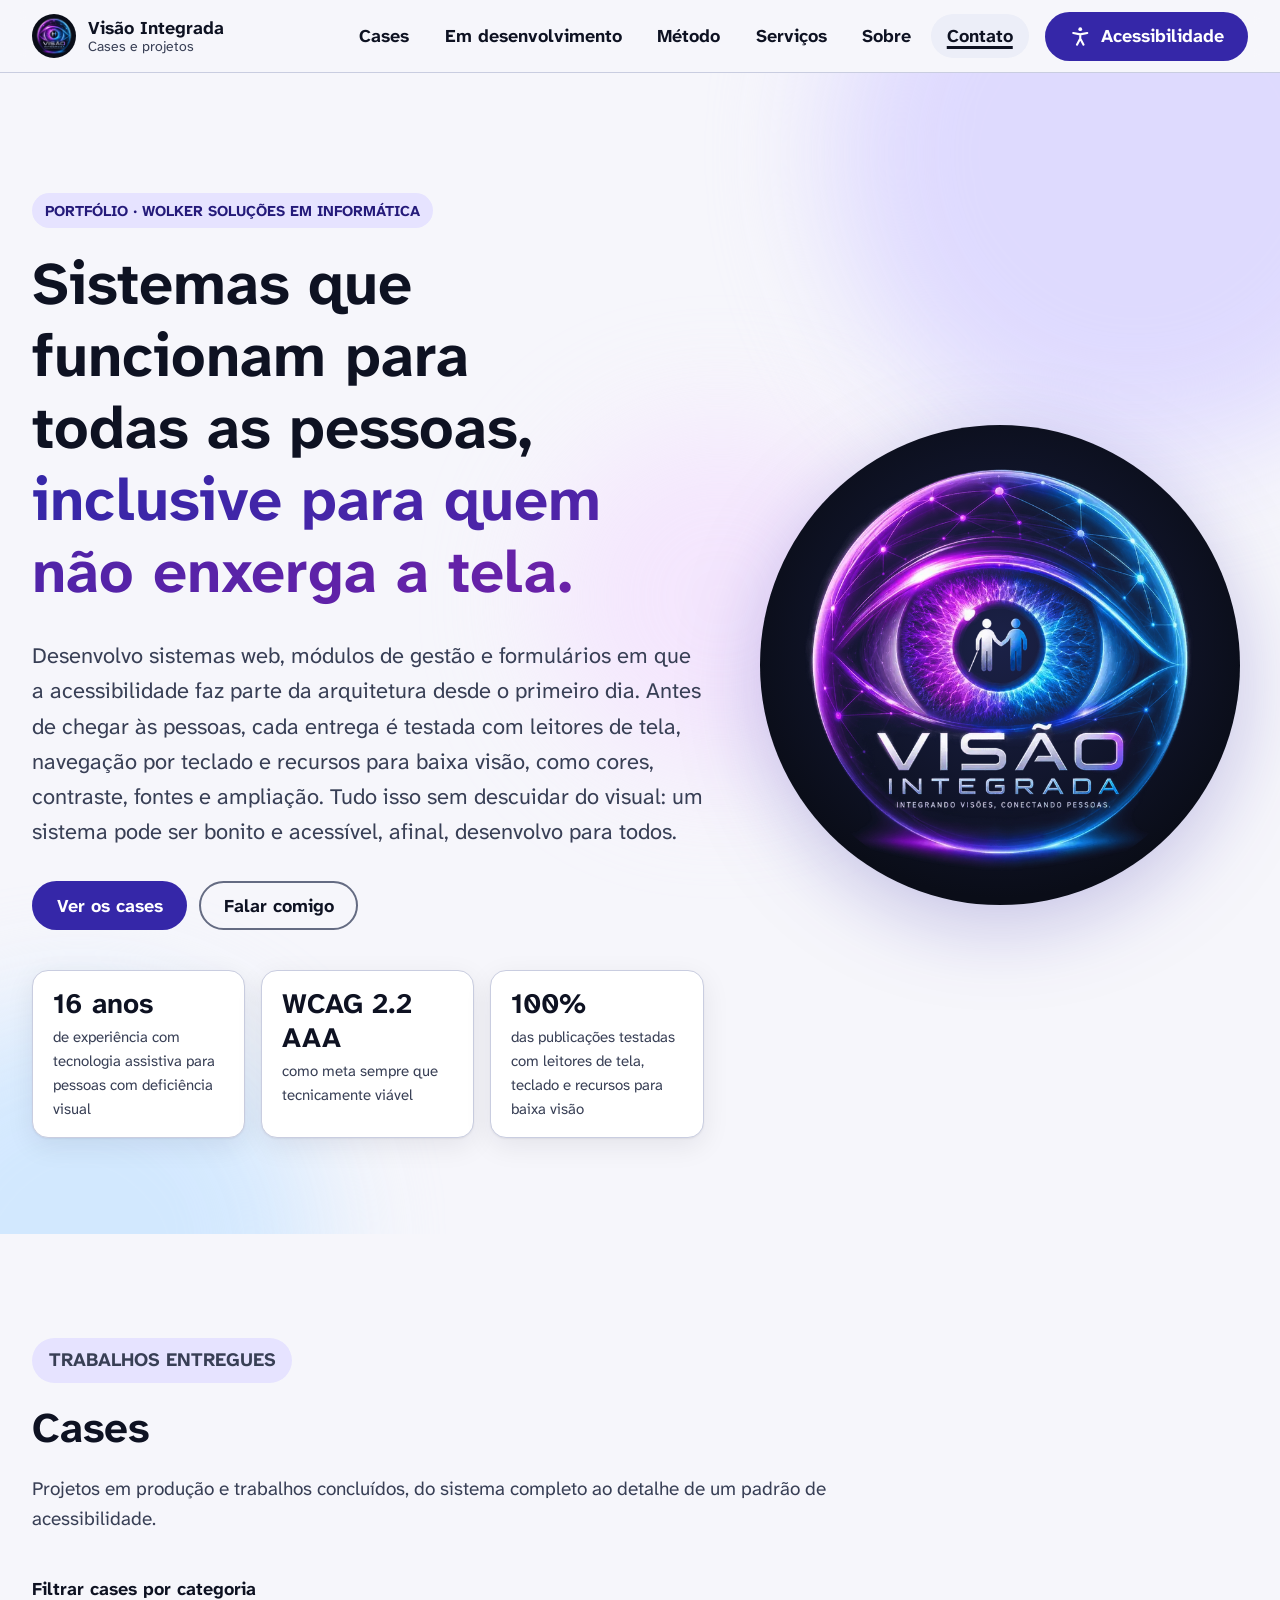
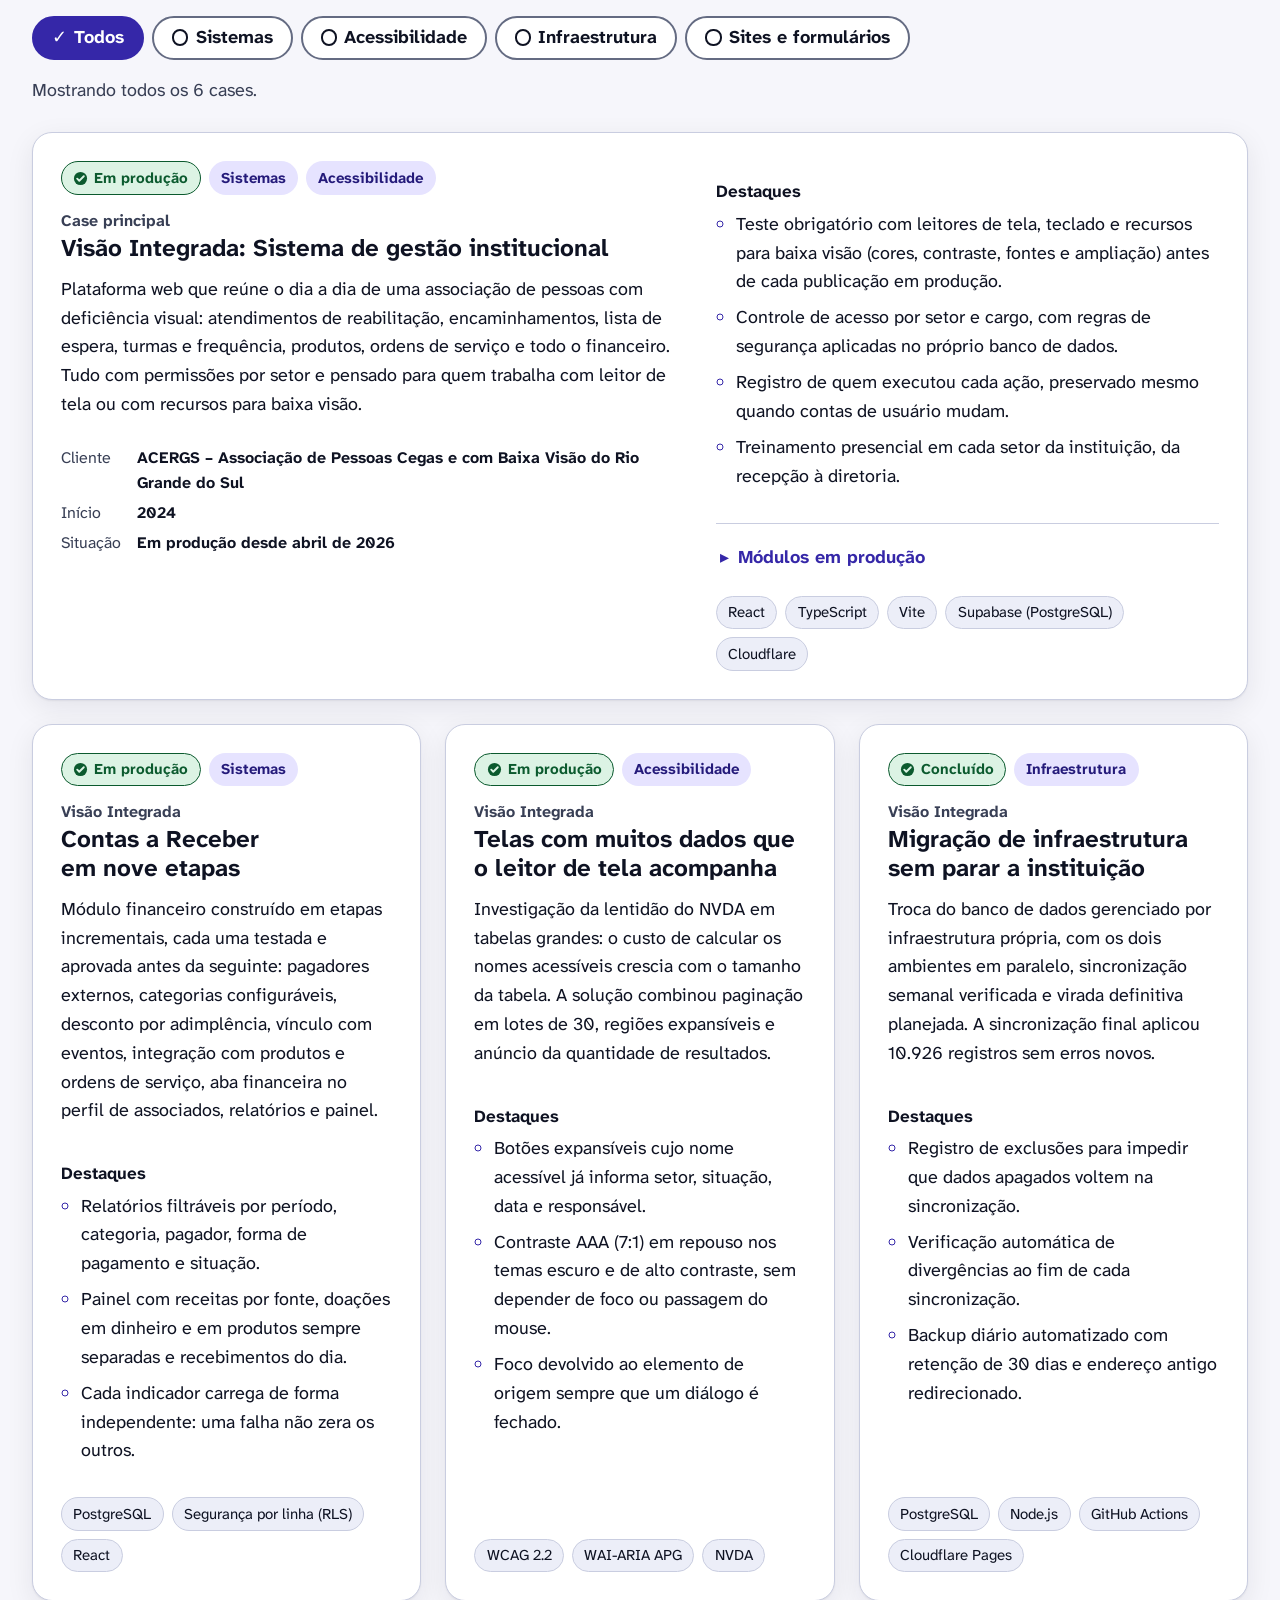
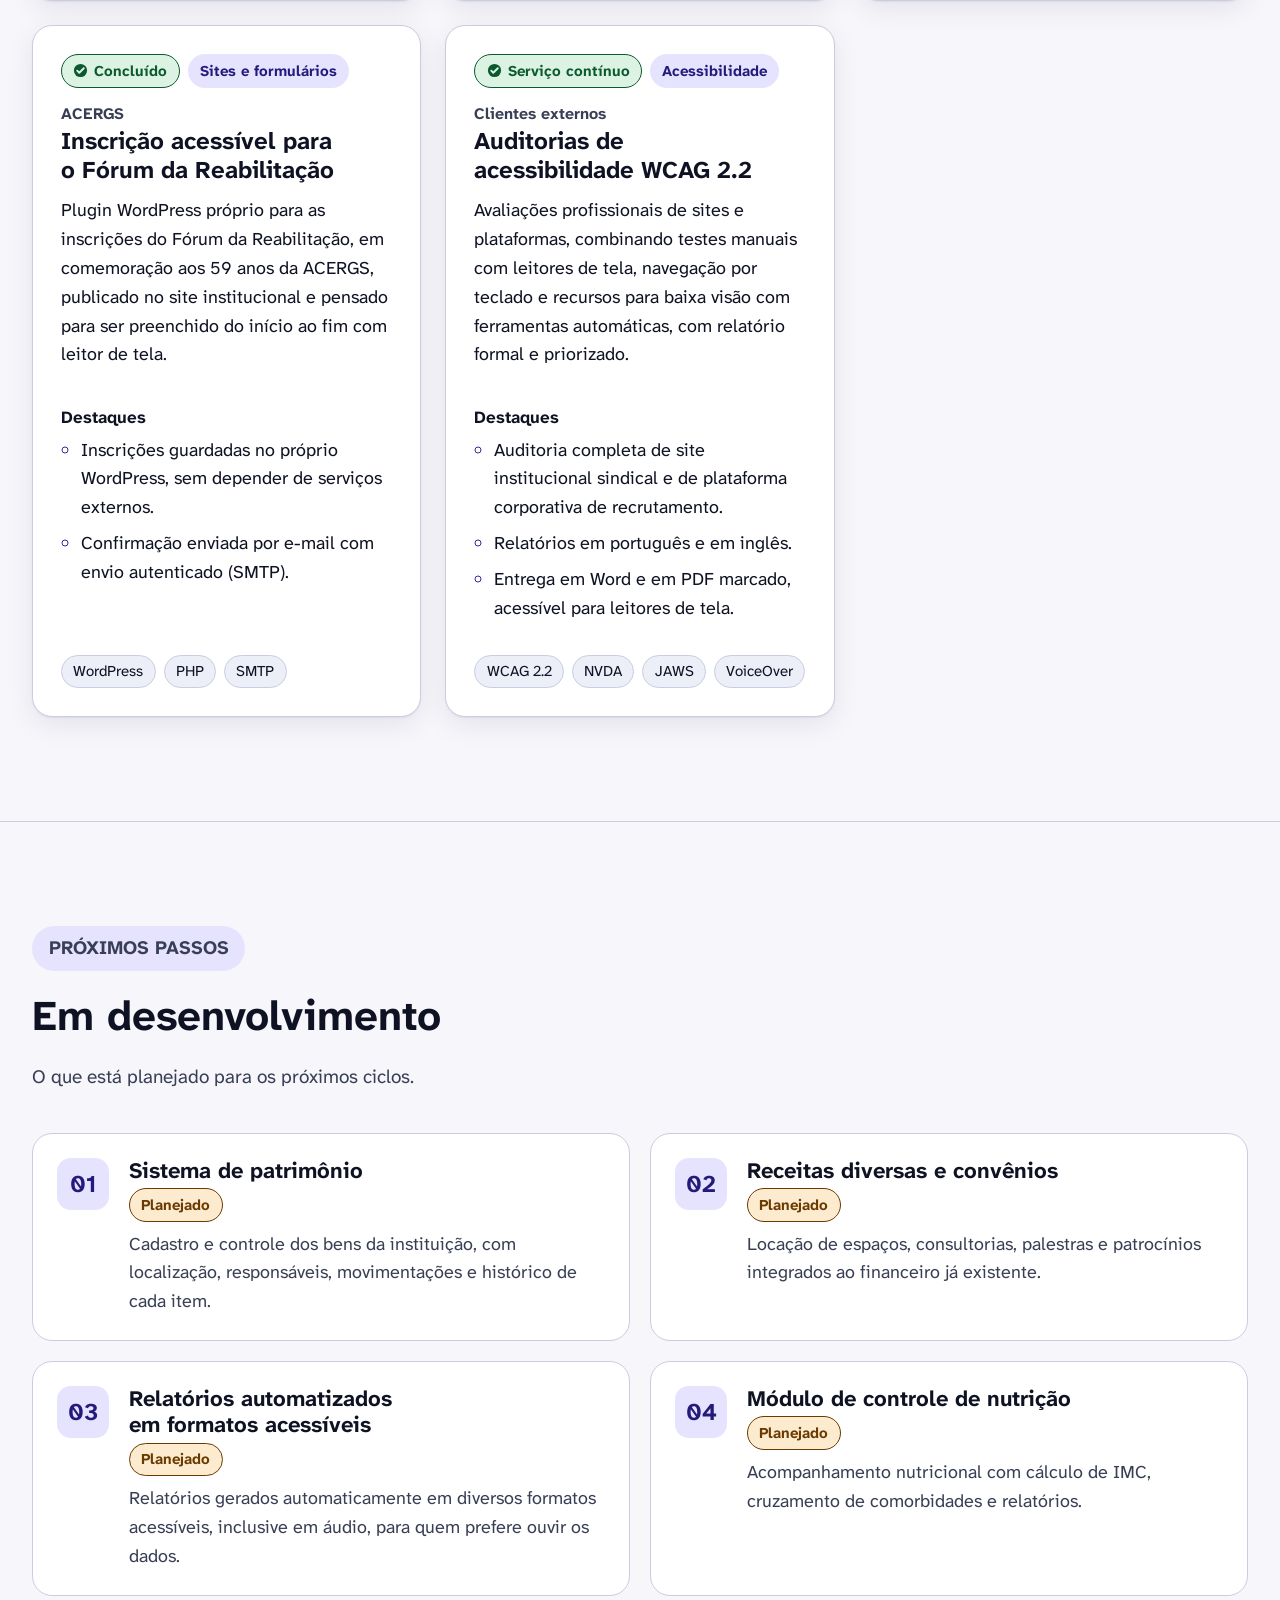
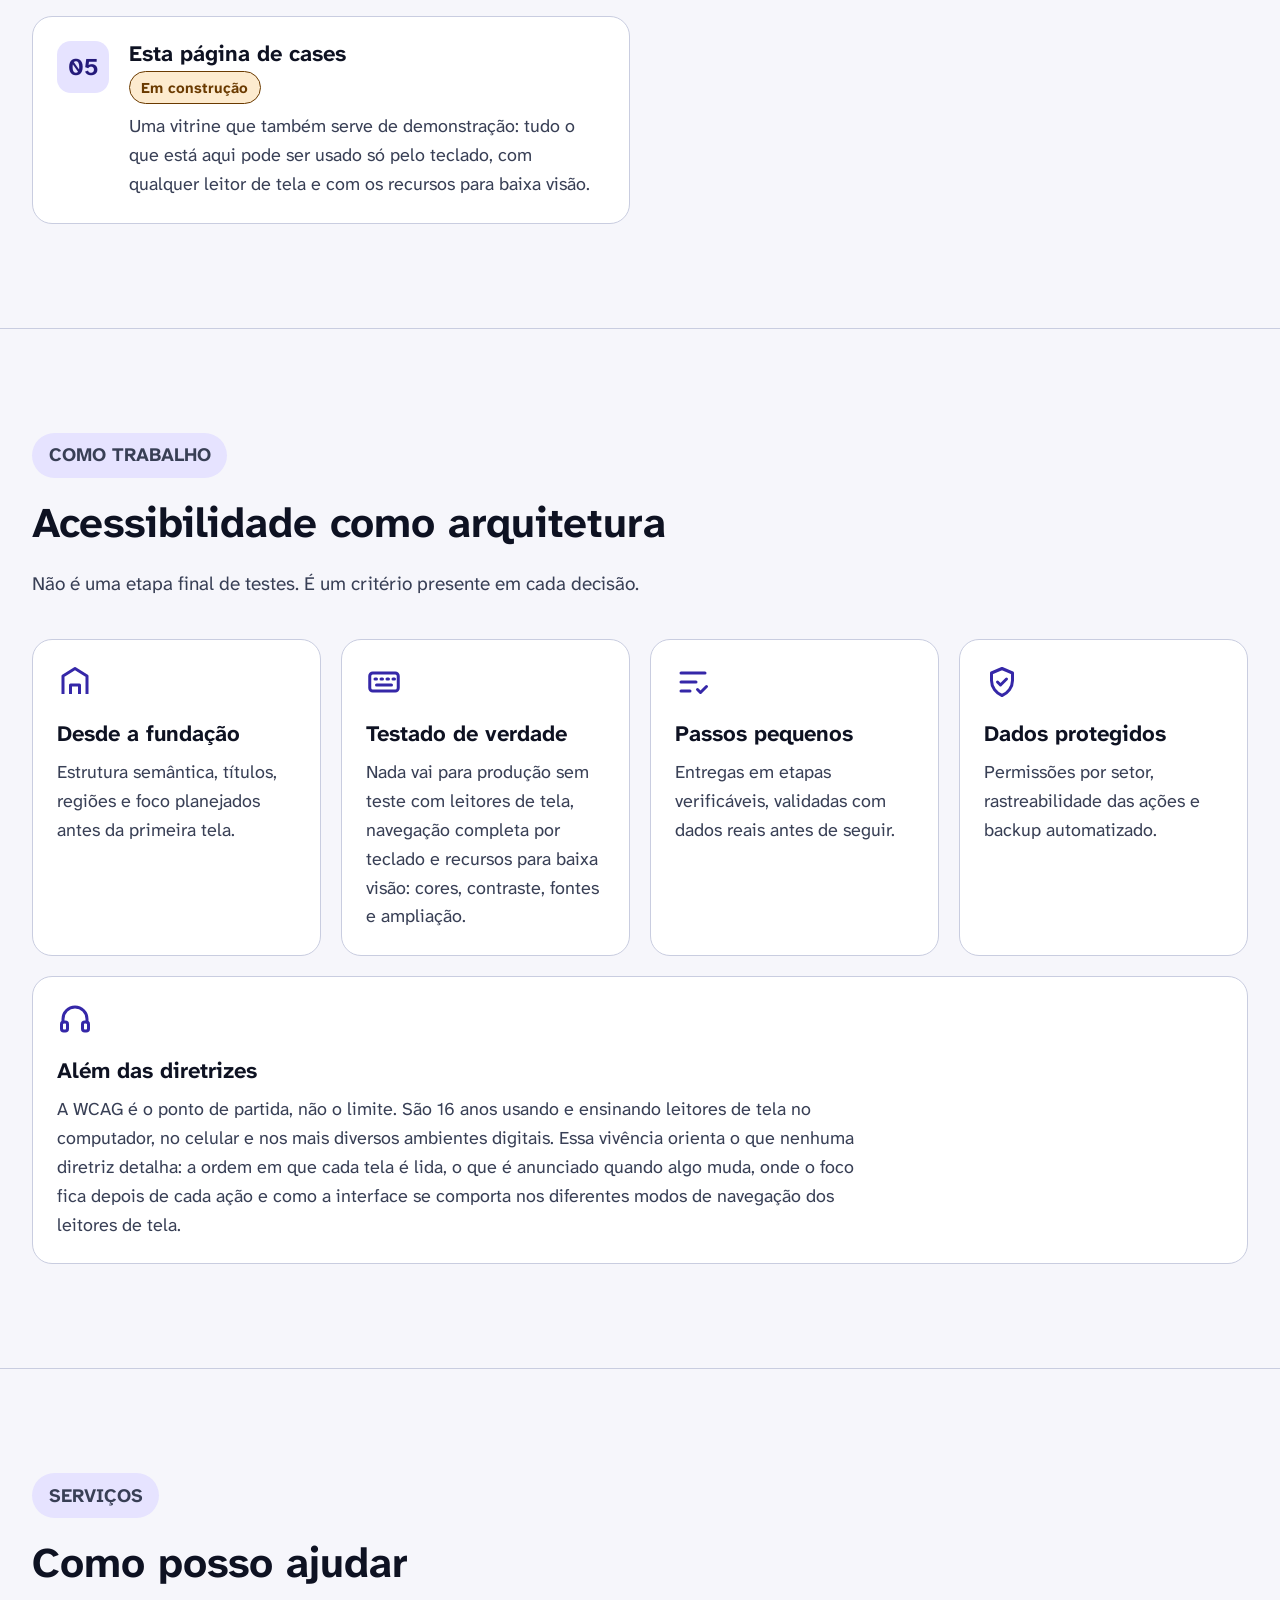
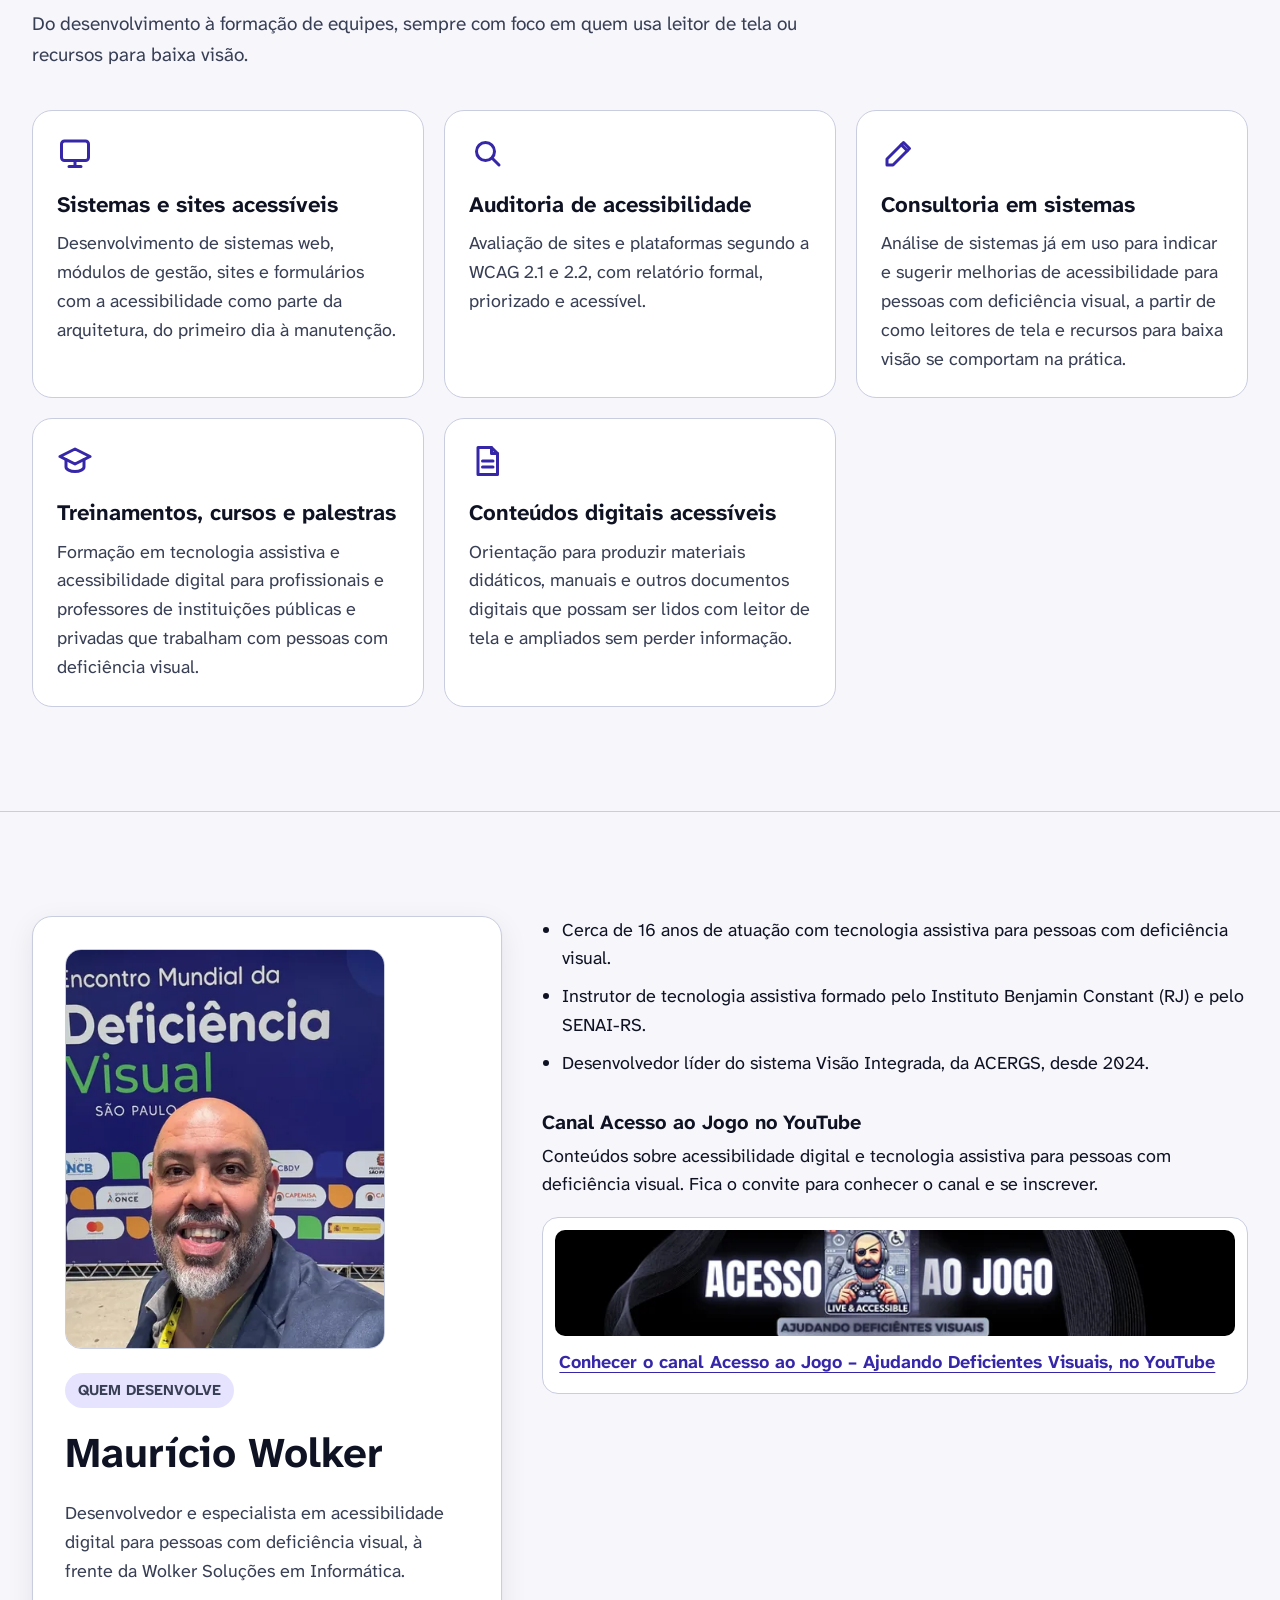
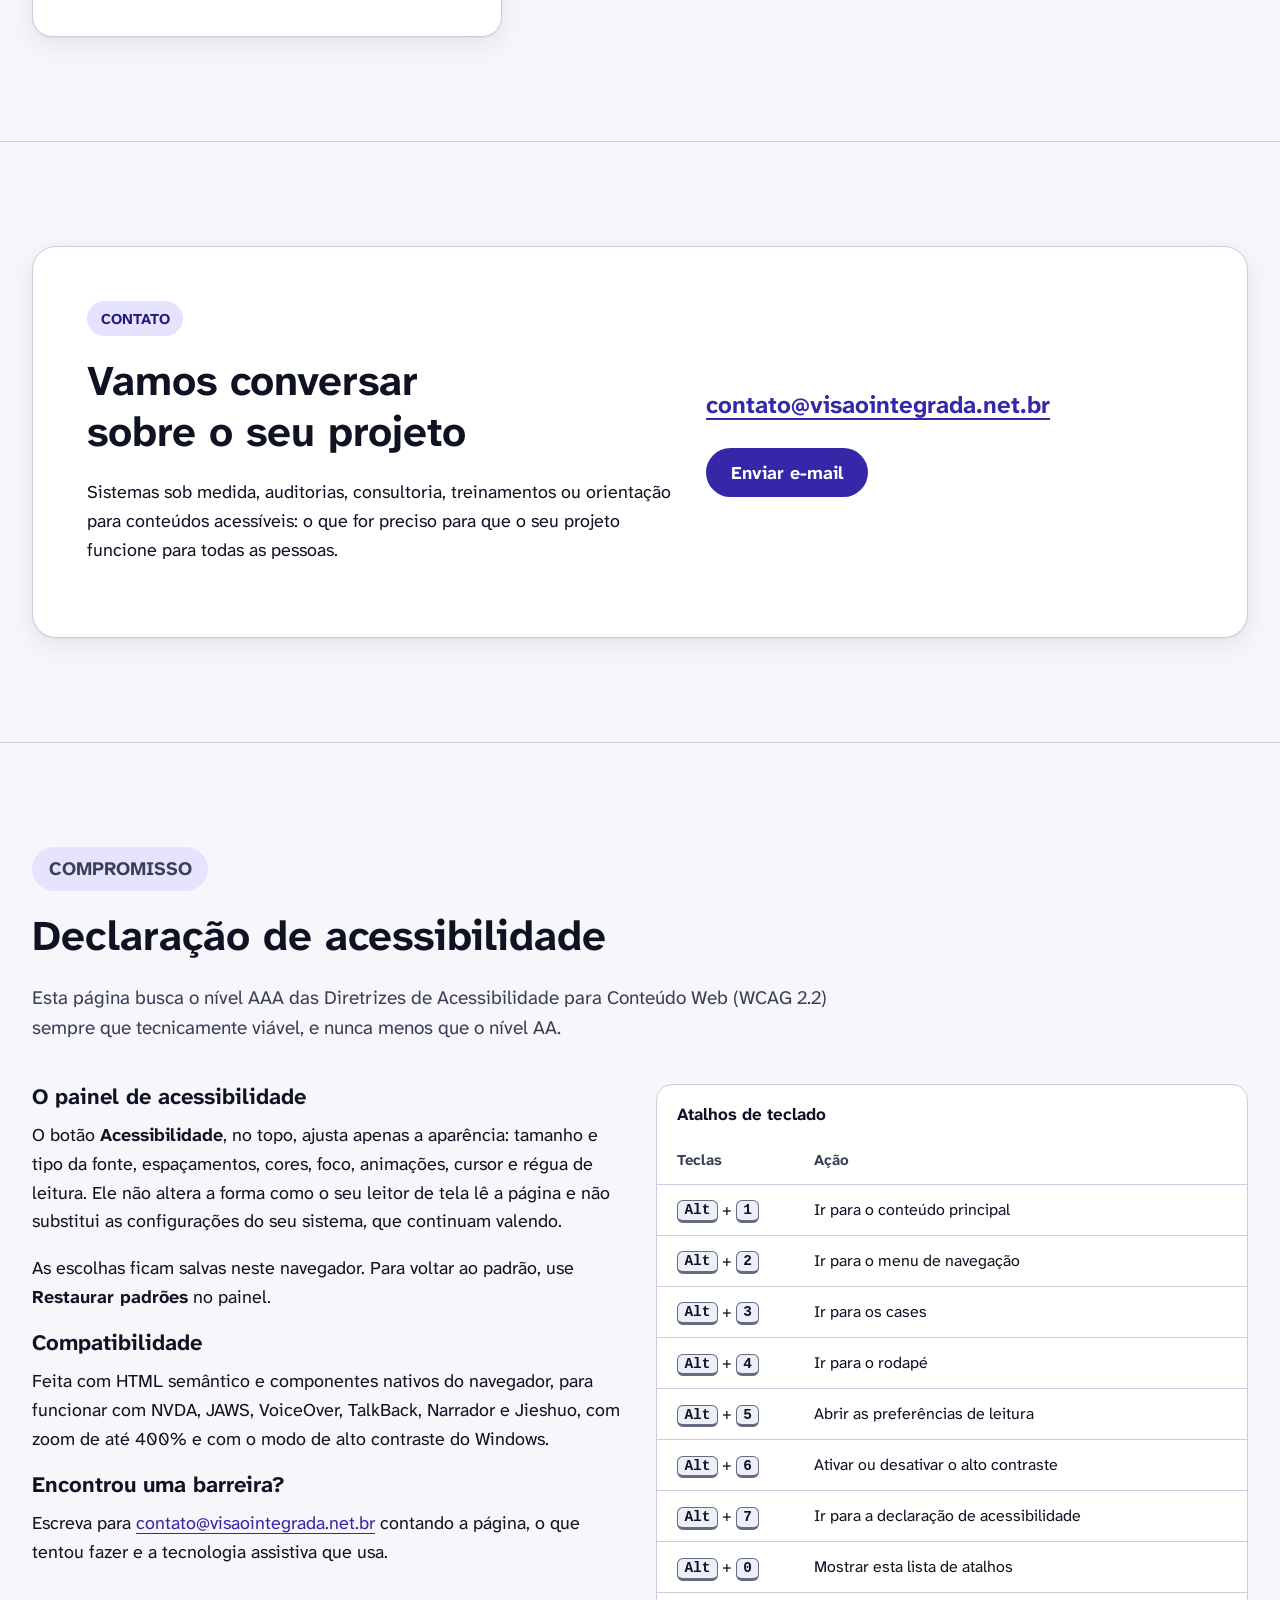
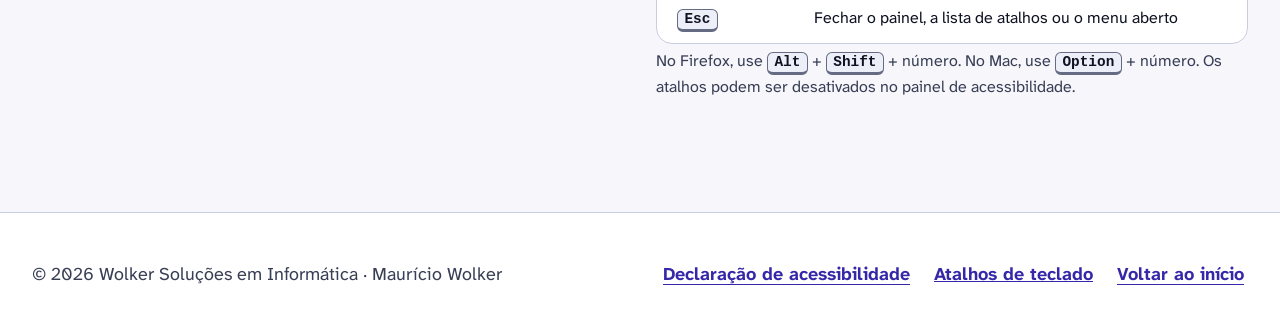
<file: site/index.html>
<!doctype html>
<html lang="pt-BR" data-tema="auto">
<head>
  <meta charset="utf-8">
  <meta name="viewport" content="width=device-width, initial-scale=1">
  <title>Cases e projetos · Visão Integrada · Maurício Wolker</title>
  <meta name="description" content="Portfólio de Maurício Wolker: sistemas web, módulos financeiros, infraestrutura e auditorias de acessibilidade, construídos com acessibilidade como requisito desde a arquitetura.">
  <meta name="color-scheme" content="light dark">
  <meta name="theme-color" content="#f6f6fb" media="(prefers-color-scheme: light)">
  <meta name="theme-color" content="#0a0d18" media="(prefers-color-scheme: dark)">
  <meta property="og:title" content="Cases e projetos · Visão Integrada">
  <meta property="og:description" content="Sistemas que funcionam para todas as pessoas, inclusive para quem não enxerga a tela.">
  <meta property="og:type" content="website">
  <meta property="og:locale" content="pt_BR">
  <meta property="og:image" content="https://cases.visaointegrada.net.br/assets/img/og-image.png">
  <meta property="og:image:alt" content="Logotipo do Visão Integrada">
  <meta name="twitter:card" content="summary_large_image">
  <link rel="icon" type="image/png" href="assets/img/favicon-64.png">
  <link rel="apple-touch-icon" href="assets/img/apple-touch-icon.png">
  <link rel="preload" href="assets/fonts/atkinson-hyperlegible-next-latin-400-normal.woff2" as="font" type="font/woff2" crossorigin>
  <link rel="preload" href="assets/fonts/atkinson-hyperlegible-next-latin-700-normal.woff2" as="font" type="font/woff2" crossorigin>
  <script src="assets/js/prefs-init.js"></script>
  <link rel="stylesheet" href="assets/css/site.css">
</head>
<body>

<div class="skip-links">
  <a href="#conteudo">Pular para o conteúdo principal</a>
  <a href="#menu-principal">Pular para o menu</a>
  <a href="#rodape">Pular para o rodapé</a>
</div>

<header class="site-header">
  <div class="container header-inner">
    <a class="brand" href="#inicio">
      <img class="brand-mark" src="assets/img/emblema-176.webp" width="88" height="88" alt="">
      <span class="brand-text">
        <span class="brand-name">Visão Integrada</span>
        <span class="brand-sub">Cases e projetos</span>
      </span>
    </a>

    <nav class="site-nav" id="menu-principal" aria-label="Principal" tabindex="-1">
      <button type="button" class="btn btn-secondary menu-toggle" aria-expanded="false" aria-controls="lista-menu">
        <svg viewBox="0 0 24 24" aria-hidden="true" focusable="false"><path d="M3 6h18M3 12h18M3 18h18" stroke="currentColor" stroke-width="2.25" stroke-linecap="round" fill="none"/></svg>
        Menu
      </button>
      <ul class="nav-list" id="lista-menu" role="list">
        <li><a href="#cases">Cases</a></li>
        <li><a href="#em-desenvolvimento">Em desenvolvimento</a></li>
        <li><a href="#metodo">Método</a></li>
        <li><a href="#servicos">Serviços</a></li>
        <li><a href="#sobre">Sobre</a></li>
        <li><a href="#contato">Contato</a></li>
      </ul>
    </nav>

    <button type="button" class="btn btn-a11y" id="btn-acessibilidade" aria-haspopup="dialog" aria-controls="painel-acessibilidade" aria-keyshortcuts="Alt+5">
      <svg viewBox="0 0 24 24" aria-hidden="true" focusable="false"><circle cx="12" cy="4.5" r="2" fill="currentColor"/><path d="M4.5 8.5 12 10l7.5-1.5M12 10v4.5m0 0-3.5 6.5m3.5-6.5 3.5 6.5" stroke="currentColor" stroke-width="2.25" stroke-linecap="round" stroke-linejoin="round" fill="none"/></svg>
      Acessibilidade
    </button>
  </div>
</header>

<main id="conteudo" tabindex="-1">

  <!-- ===================== Início ===================== -->
  <section id="inicio" class="hero" aria-labelledby="titulo-inicio">
    <div class="hero-bg" aria-hidden="true"><span class="blob blob-1"></span><span class="blob blob-2"></span><span class="blob blob-3"></span></div>
    <div class="container hero-grid">
      <div>
        <p class="eyebrow">Portfólio · Wolker Soluções em Informática</p>
        <h1 id="titulo-inicio" tabindex="-1">Sistemas que funcionam para todas as pessoas, <span class="grad">inclusive para quem não enxerga a tela.</span></h1>
        <p class="lead">Desenvolvo sistemas web, módulos de gestão e formulários em que a acessibilidade faz parte da arquitetura desde o primeiro dia. Antes de chegar às pessoas, cada entrega é testada com leitores de tela, navegação por teclado e recursos para baixa visão, como cores, contraste, fontes e ampliação. Tudo isso sem descuidar do visual: um sistema pode ser bonito e acessível, afinal, desenvolvo para todos.</p>
        <div class="hero-actions">
          <a class="btn btn-primary" href="#cases">Ver os cases</a>
          <a class="btn btn-secondary" href="#contato">Falar comigo</a>
        </div>
        <ul class="stats" role="list">
          <li class="stat"><strong>16 anos</strong> <span>de experiência com tecnologia assistiva para pessoas com deficiência visual</span></li>
          <li class="stat"><strong>WCAG 2.2 AAA</strong> <span>como meta sempre que tecnicamente viável</span></li>
          <li class="stat"><strong>100%</strong> <span>das publicações testadas com leitores de tela, teclado e recursos para baixa visão</span></li>
        </ul>
      </div>
      <figure class="hero-visual">
        <img class="hero-emblem" src="assets/img/emblema-720.webp" width="720" height="720" fetchpriority="high" decoding="async"
             alt="Logotipo do Visão Integrada: um olho dentro de um círculo luminoso em tons de roxo e azul, com duas pessoas de mãos dadas na pupila, uma delas usando bengala. Abaixo, o nome Visão Integrada e a frase: integrando visões, conectando pessoas.">
      </figure>
    </div>
  </section>

  <!-- ===================== Cases ===================== -->
  <section id="cases" class="section" aria-labelledby="titulo-cases">
    <div class="container">
      <div class="section-head">
        <p class="eyebrow">Trabalhos entregues</p>
        <h2 id="titulo-cases" tabindex="-1">Cases</h2>
        <p>Projetos em produção e trabalhos concluídos, do sistema completo ao detalhe de um padrão de acessibilidade.</p>
      </div>

      <fieldset class="filters">
        <legend>Filtrar cases por categoria</legend>
        <div class="chips">
          <label class="chip"><input type="radio" name="filtro" value="todos" checked><span>Todos</span></label>
          <label class="chip"><input type="radio" name="filtro" value="sistemas"><span>Sistemas</span></label>
          <label class="chip"><input type="radio" name="filtro" value="acessibilidade"><span>Acessibilidade</span></label>
          <label class="chip"><input type="radio" name="filtro" value="infraestrutura"><span>Infraestrutura</span></label>
          <label class="chip"><input type="radio" name="filtro" value="sites"><span>Sites e formulários</span></label>
        </div>
      </fieldset>
      <p class="result-count" id="contagem-cases" role="status">Mostrando todos os 6 cases.</p>

      <ul class="cards" role="list" id="lista-cases">

        <li data-categorias="sistemas acessibilidade" class="featured-item">
          <article class="card featured" aria-labelledby="case-vi">
            <div class="card-top">
              <span class="badge badge-ok"><svg viewBox="0 0 16 16" aria-hidden="true" focusable="false"><circle cx="8" cy="8" r="7" fill="currentColor"/><path d="m4.5 8.2 2.2 2.2 4.8-4.8" stroke="var(--ok-soft)" stroke-width="2" fill="none" stroke-linecap="round" stroke-linejoin="round"/></svg>Em produção</span>
              <span class="badge badge-cat">Sistemas</span>
              <span class="badge badge-cat">Acessibilidade</span>
            </div>
            <h3 id="case-vi"><span class="card-kicker">Case principal</span>Visão Integrada: Sistema de gestão institucional</h3>
            <p class="card-summary">Plataforma web que reúne o dia a dia de uma associação de pessoas com deficiência visual: atendimentos de reabilitação, encaminhamentos, lista de espera, turmas e frequência, produtos, ordens de serviço e todo o financeiro. Tudo com permissões por setor e pensado para quem trabalha com leitor de tela ou com recursos para baixa visão.</p>
            <dl class="meta">
              <dt>Cliente</dt><dd>ACERGS – Associação de Pessoas Cegas e com Baixa Visão do Rio Grande do Sul</dd>
              <dt>Início</dt><dd>2024</dd>
              <dt>Situação</dt><dd>Em produção desde abril de 2026</dd>
            </dl>
            <div class="card-aside">
              <h4>Destaques</h4>
              <ul class="highlights">
                <li>Teste obrigatório com leitores de tela, teclado e recursos para baixa visão (cores, contraste, fontes e ampliação) antes de cada publicação em produção.</li>
                <li>Controle de acesso por setor e cargo, com regras de segurança aplicadas no próprio banco de dados.</li>
                <li>Registro de quem executou cada ação, preservado mesmo quando contas de usuário mudam.</li>
                <li>Treinamento presencial em cada setor da instituição, da recepção à diretoria.</li>
              </ul>
              <details class="more">
                <summary>Módulos em produção</summary>
                <ul class="highlights">
                  <li>Atendimentos, encaminhamentos e séries recorrentes</li>
                  <li>Lista de espera com priorização</li>
                  <li>Turmas, check-in e relatórios de frequência</li>
                  <li>Produtos e ordens de serviço</li>
                  <li>Contas a pagar e contas a receber</li>
                  <li>Relatórios e painel financeiro</li>
                </ul>
              </details>
              <ul class="tags" role="list" aria-label="Tecnologias">
                <li>React</li><li>TypeScript</li><li>Vite</li><li>Supabase (PostgreSQL)</li><li>Cloudflare</li>
              </ul>
            </div>
          </article>
        </li>

        <li data-categorias="sistemas">
          <article class="card" aria-labelledby="case-cr">
            <div class="card-top">
              <span class="badge badge-ok"><svg viewBox="0 0 16 16" aria-hidden="true" focusable="false"><circle cx="8" cy="8" r="7" fill="currentColor"/><path d="m4.5 8.2 2.2 2.2 4.8-4.8" stroke="var(--ok-soft)" stroke-width="2" fill="none" stroke-linecap="round" stroke-linejoin="round"/></svg>Em produção</span>
              <span class="badge badge-cat">Sistemas</span>
            </div>
            <h3 id="case-cr"><span class="card-kicker">Visão Integrada</span>Contas a Receber em nove etapas</h3>
            <p class="card-summary">Módulo financeiro construído em etapas incrementais, cada uma testada e aprovada antes da seguinte: pagadores externos, categorias configuráveis, desconto por adimplência, vínculo com eventos, integração com produtos e ordens de serviço, aba financeira no perfil de associados, relatórios e painel.</p>
            <h4>Destaques</h4>
            <ul class="highlights">
              <li>Relatórios filtráveis por período, categoria, pagador, forma de pagamento e situação.</li>
              <li>Painel com receitas por fonte, doações em dinheiro e em produtos sempre separadas e recebimentos do dia.</li>
              <li>Cada indicador carrega de forma independente: uma falha não zera os outros.</li>
            </ul>
            <ul class="tags" role="list" aria-label="Tecnologias">
              <li>PostgreSQL</li><li>Segurança por linha (RLS)</li><li>React</li>
            </ul>
          </article>
        </li>

        <li data-categorias="acessibilidade">
          <article class="card" aria-labelledby="case-padroes">
            <div class="card-top">
              <span class="badge badge-ok"><svg viewBox="0 0 16 16" aria-hidden="true" focusable="false"><circle cx="8" cy="8" r="7" fill="currentColor"/><path d="m4.5 8.2 2.2 2.2 4.8-4.8" stroke="var(--ok-soft)" stroke-width="2" fill="none" stroke-linecap="round" stroke-linejoin="round"/></svg>Em produção</span>
              <span class="badge badge-cat">Acessibilidade</span>
            </div>
            <h3 id="case-padroes"><span class="card-kicker">Visão Integrada</span>Telas com muitos dados que o leitor de tela acompanha</h3>
            <p class="card-summary">Investigação da lentidão do NVDA em tabelas grandes: o custo de calcular os nomes acessíveis crescia com o tamanho da tabela. A solução combinou paginação em lotes de 30, regiões expansíveis e anúncio da quantidade de resultados.</p>
            <h4>Destaques</h4>
            <ul class="highlights">
              <li>Botões expansíveis cujo nome acessível já informa setor, situação, data e responsável.</li>
              <li>Contraste AAA (7:1) em repouso nos temas escuro e de alto contraste, sem depender de foco ou passagem do mouse.</li>
              <li>Foco devolvido ao elemento de origem sempre que um diálogo é fechado.</li>
            </ul>
            <ul class="tags" role="list" aria-label="Referências">
              <li>WCAG 2.2</li><li>WAI-ARIA APG</li><li>NVDA</li>
            </ul>
          </article>
        </li>

        <li data-categorias="infraestrutura">
          <article class="card" aria-labelledby="case-migracao">
            <div class="card-top">
              <span class="badge badge-ok"><svg viewBox="0 0 16 16" aria-hidden="true" focusable="false"><circle cx="8" cy="8" r="7" fill="currentColor"/><path d="m4.5 8.2 2.2 2.2 4.8-4.8" stroke="var(--ok-soft)" stroke-width="2" fill="none" stroke-linecap="round" stroke-linejoin="round"/></svg>Concluído</span>
              <span class="badge badge-cat">Infraestrutura</span>
            </div>
            <h3 id="case-migracao"><span class="card-kicker">Visão Integrada</span>Migração de infraestrutura sem parar a instituição</h3>
            <p class="card-summary">Troca do banco de dados gerenciado por infraestrutura própria, com os dois ambientes em paralelo, sincronização semanal verificada e virada definitiva planejada. A sincronização final aplicou 10.926 registros sem erros novos.</p>
            <h4>Destaques</h4>
            <ul class="highlights">
              <li>Registro de exclusões para impedir que dados apagados voltem na sincronização.</li>
              <li>Verificação automática de divergências ao fim de cada sincronização.</li>
              <li>Backup diário automatizado com retenção de 30 dias e endereço antigo redirecionado.</li>
            </ul>
            <ul class="tags" role="list" aria-label="Tecnologias">
              <li>PostgreSQL</li><li>Node.js</li><li>GitHub Actions</li><li>Cloudflare Pages</li>
            </ul>
          </article>
        </li>

        <li data-categorias="sites acessibilidade">
          <article class="card" aria-labelledby="case-forum">
            <div class="card-top">
              <span class="badge badge-ok"><svg viewBox="0 0 16 16" aria-hidden="true" focusable="false"><circle cx="8" cy="8" r="7" fill="currentColor"/><path d="m4.5 8.2 2.2 2.2 4.8-4.8" stroke="var(--ok-soft)" stroke-width="2" fill="none" stroke-linecap="round" stroke-linejoin="round"/></svg>Concluído</span>
              <span class="badge badge-cat">Sites e formulários</span>
            </div>
            <h3 id="case-forum"><span class="card-kicker">ACERGS</span>Inscrição acessível para o Fórum da Reabilitação</h3>
            <p class="card-summary">Plugin WordPress próprio para as inscrições do Fórum da Reabilitação, em comemoração aos 59 anos da ACERGS, publicado no site institucional e pensado para ser preenchido do início ao fim com leitor de tela.</p>
            <h4>Destaques</h4>
            <ul class="highlights">
              <li>Inscrições guardadas no próprio WordPress, sem depender de serviços externos.</li>
              <li>Confirmação enviada por e-mail com envio autenticado (SMTP).</li>
            </ul>
            <ul class="tags" role="list" aria-label="Tecnologias">
              <li>WordPress</li><li>PHP</li><li>SMTP</li>
            </ul>
          </article>
        </li>

        <li data-categorias="acessibilidade">
          <article class="card" aria-labelledby="case-auditorias">
            <div class="card-top">
              <span class="badge badge-ok"><svg viewBox="0 0 16 16" aria-hidden="true" focusable="false"><circle cx="8" cy="8" r="7" fill="currentColor"/><path d="m4.5 8.2 2.2 2.2 4.8-4.8" stroke="var(--ok-soft)" stroke-width="2" fill="none" stroke-linecap="round" stroke-linejoin="round"/></svg>Serviço contínuo</span>
              <span class="badge badge-cat">Acessibilidade</span>
            </div>
            <h3 id="case-auditorias"><span class="card-kicker">Clientes externos</span>Auditorias de acessibilidade WCAG 2.2</h3>
            <p class="card-summary">Avaliações profissionais de sites e plataformas, combinando testes manuais com leitores de tela, navegação por teclado e recursos para baixa visão com ferramentas automáticas, com relatório formal e priorizado.</p>
            <h4>Destaques</h4>
            <ul class="highlights">
              <li>Auditoria completa de site institucional sindical e de plataforma corporativa de recrutamento.</li>
              <li>Relatórios em português e em inglês.</li>
              <li>Entrega em Word e em PDF marcado, acessível para leitores de tela.</li>
            </ul>
            <ul class="tags" role="list" aria-label="Referências">
              <li>WCAG 2.2</li><li>NVDA</li><li>JAWS</li><li>VoiceOver</li>
            </ul>
          </article>
        </li>

      </ul>
    </div>
  </section>

  <!-- ===================== Em desenvolvimento ===================== -->
  <section id="em-desenvolvimento" class="section" aria-labelledby="titulo-dev">
    <div class="container">
      <div class="section-head">
        <p class="eyebrow">Próximos passos</p>
        <h2 id="titulo-dev" tabindex="-1">Em desenvolvimento</h2>
        <p>O que está planejado para os próximos ciclos.</p>
      </div>
      <ol class="roadmap" role="list">
        <li>
          <span class="step-num" aria-hidden="true">01</span>
          <div>
            <h3>Sistema de patrimônio</h3>
            <span class="badge badge-plan">Planejado</span>
            <p>Cadastro e controle dos bens da instituição, com localização, responsáveis, movimentações e histórico de cada item.</p>
          </div>
        </li>
        <li>
          <span class="step-num" aria-hidden="true">02</span>
          <div>
            <h3>Receitas diversas e convênios</h3>
            <span class="badge badge-plan">Planejado</span>
            <p>Locação de espaços, consultorias, palestras e patrocínios integrados ao financeiro já existente.</p>
          </div>
        </li>
        <li>
          <span class="step-num" aria-hidden="true">03</span>
          <div>
            <h3>Relatórios automatizados em formatos acessíveis</h3>
            <span class="badge badge-plan">Planejado</span>
            <p>Relatórios gerados automaticamente em diversos formatos acessíveis, inclusive em áudio, para quem prefere ouvir os dados.</p>
          </div>
        </li>
        <li>
          <span class="step-num" aria-hidden="true">04</span>
          <div>
            <h3>Módulo de controle de nutrição</h3>
            <span class="badge badge-plan">Planejado</span>
            <p>Acompanhamento nutricional com cálculo de IMC, cruzamento de comorbidades e relatórios.</p>
          </div>
        </li>
        <li>
          <span class="step-num" aria-hidden="true">05</span>
          <div>
            <h3>Esta página de cases</h3>
            <span class="badge badge-plan">Em construção</span>
            <p>Uma vitrine que também serve de demonstração: tudo o que está aqui pode ser usado só pelo teclado, com qualquer leitor de tela e com os recursos para baixa visão.</p>
          </div>
        </li>
      </ol>
    </div>
  </section>

  <!-- ===================== Método ===================== -->
  <section id="metodo" class="section" aria-labelledby="titulo-metodo">
    <div class="container">
      <div class="section-head">
        <p class="eyebrow">Como trabalho</p>
        <h2 id="titulo-metodo" tabindex="-1">Acessibilidade como arquitetura</h2>
        <p>Não é uma etapa final de testes. É um critério presente em cada decisão.</p>
      </div>
      <ul class="principles" role="list">
        <li>
          <svg viewBox="0 0 24 24" aria-hidden="true" focusable="false"><path d="M4 20V8l8-5 8 5v12M9 20v-6h6v6" stroke="currentColor" stroke-width="2" fill="none" stroke-linejoin="round"/></svg>
          <h3>Desde a fundação</h3>
          <p>Estrutura semântica, títulos, regiões e foco planejados antes da primeira tela.</p>
        </li>
        <li>
          <svg viewBox="0 0 24 24" aria-hidden="true" focusable="false"><rect x="2.5" y="6" width="19" height="12" rx="2" stroke="currentColor" stroke-width="2" fill="none"/><path d="M6 10h1m3 0h1m3 0h1m3 0h1M7 14h10" stroke="currentColor" stroke-width="2" stroke-linecap="round"/></svg>
          <h3>Testado de verdade</h3>
          <p>Nada vai para produção sem teste com leitores de tela, navegação completa por teclado e recursos para baixa visão: cores, contraste, fontes e ampliação.</p>
        </li>
        <li>
          <svg viewBox="0 0 24 24" aria-hidden="true" focusable="false"><path d="M4 6h16M4 12h10M4 18h6" stroke="currentColor" stroke-width="2" stroke-linecap="round"/><path d="m15 17 2 2 4-4" stroke="currentColor" stroke-width="2" fill="none" stroke-linecap="round" stroke-linejoin="round"/></svg>
          <h3>Passos pequenos</h3>
          <p>Entregas em etapas verificáveis, validadas com dados reais antes de seguir.</p>
        </li>
        <li>
          <svg viewBox="0 0 24 24" aria-hidden="true" focusable="false"><path d="M12 3 5 6v5c0 4.5 3 8.3 7 10 4-1.7 7-5.5 7-10V6z" stroke="currentColor" stroke-width="2" fill="none" stroke-linejoin="round"/><path d="m9 12 2 2 4-4" stroke="currentColor" stroke-width="2" fill="none" stroke-linecap="round" stroke-linejoin="round"/></svg>
          <h3>Dados protegidos</h3>
          <p>Permissões por setor, rastreabilidade das ações e backup automatizado.</p>
        </li>
        <li class="principio-destaque">
          <svg viewBox="0 0 24 24" aria-hidden="true" focusable="false"><path d="M4 14v-2a8 8 0 0 1 16 0v2" stroke="currentColor" stroke-width="2" fill="none" stroke-linecap="round"/><rect x="3" y="14" width="4" height="6" rx="1.5" stroke="currentColor" stroke-width="2" fill="none"/><rect x="17" y="14" width="4" height="6" rx="1.5" stroke="currentColor" stroke-width="2" fill="none"/></svg>
          <h3>Além das diretrizes</h3>
          <p>A WCAG é o ponto de partida, não o limite. São 16 anos usando e ensinando leitores de tela no computador, no celular e nos mais diversos ambientes digitais. Essa vivência orienta o que nenhuma diretriz detalha: a ordem em que cada tela é lida, o que é anunciado quando algo muda, onde o foco fica depois de cada ação e como a interface se comporta nos diferentes modos de navegação dos leitores de tela.</p>
        </li>
      </ul>
    </div>
  </section>

  <!-- ===================== Serviços ===================== -->
  <section id="servicos" class="section" aria-labelledby="titulo-servicos">
    <div class="container">
      <div class="section-head">
        <p class="eyebrow">Serviços</p>
        <h2 id="titulo-servicos" tabindex="-1">Como posso ajudar</h2>
        <p>Do desenvolvimento à formação de equipes, sempre com foco em quem usa leitor de tela ou recursos para baixa visão.</p>
      </div>
      <ul class="principles servicos" role="list">
        <li>
          <svg viewBox="0 0 24 24" aria-hidden="true" focusable="false"><rect x="3" y="4" width="18" height="13" rx="2" stroke="currentColor" stroke-width="2" fill="none" stroke-linecap="round" stroke-linejoin="round"/><path d="M8 21h8M12 17v4" stroke="currentColor" stroke-width="2" fill="none" stroke-linecap="round" stroke-linejoin="round"/></svg>
          <h3>Sistemas e sites acessíveis</h3>
          <p>Desenvolvimento de sistemas web, módulos de gestão, sites e formulários com a acessibilidade como parte da arquitetura, do primeiro dia à manutenção.</p>
        </li>
        <li>
          <svg viewBox="0 0 24 24" aria-hidden="true" focusable="false"><circle cx="11" cy="11" r="6" stroke="currentColor" stroke-width="2" fill="none" stroke-linecap="round" stroke-linejoin="round"/><path d="m20 20-4.5-4.5" stroke="currentColor" stroke-width="2" fill="none" stroke-linecap="round" stroke-linejoin="round"/></svg>
          <h3>Auditoria de acessibilidade</h3>
          <p>Avaliação de sites e plataformas segundo a WCAG 2.1 e 2.2, com relatório formal, priorizado e acessível.</p>
        </li>
        <li>
          <svg viewBox="0 0 24 24" aria-hidden="true" focusable="false"><path d="M4 20h4L19 9l-4-4L4 16z" stroke="currentColor" stroke-width="2" fill="none" stroke-linecap="round" stroke-linejoin="round"/><path d="m13.5 6.5 4 4" stroke="currentColor" stroke-width="2" fill="none" stroke-linecap="round" stroke-linejoin="round"/></svg>
          <h3>Consultoria em sistemas</h3>
          <p>Análise de sistemas já em uso para indicar e sugerir melhorias de acessibilidade para pessoas com deficiência visual, a partir de como leitores de tela e recursos para baixa visão se comportam na prática.</p>
        </li>
        <li>
          <svg viewBox="0 0 24 24" aria-hidden="true" focusable="false"><path d="M2 9l10-5 10 5-10 5z" stroke="currentColor" stroke-width="2" fill="none" stroke-linecap="round" stroke-linejoin="round"/><path d="M6 11v5c0 1.5 2.7 3 6 3s6-1.5 6-3v-5" stroke="currentColor" stroke-width="2" fill="none" stroke-linecap="round" stroke-linejoin="round"/></svg>
          <h3>Treinamentos, cursos e palestras</h3>
          <p>Formação em tecnologia assistiva e acessibilidade digital para profissionais e professores de instituições públicas e privadas que trabalham com pessoas com deficiência visual.</p>
        </li>
        <li>
          <svg viewBox="0 0 24 24" aria-hidden="true" focusable="false"><path d="M6 3h9l4 4v14H6z" stroke="currentColor" stroke-width="2" fill="none" stroke-linecap="round" stroke-linejoin="round"/><path d="M15 3v4h4M9 12h7M9 16h7" stroke="currentColor" stroke-width="2" fill="none" stroke-linecap="round" stroke-linejoin="round"/></svg>
          <h3>Conteúdos digitais acessíveis</h3>
          <p>Orientação para produzir materiais didáticos, manuais e outros documentos digitais que possam ser lidos com leitor de tela e ampliados sem perder informação.</p>
        </li>
      </ul>
    </div>
  </section>

  <!-- ===================== Sobre ===================== -->
  <section id="sobre" class="section" aria-labelledby="titulo-sobre">
    <div class="container about">
      <div class="about-card">
        <img class="about-photo" src="assets/img/mauricio-wolker-400.webp"
             srcset="assets/img/mauricio-wolker-400.webp 400w, assets/img/mauricio-wolker-800.webp 800w"
             sizes="(min-width: 60em) 20rem, min(100vw - 6rem, 20rem)" width="400" height="500" loading="lazy" decoding="async"
             alt="Maurício Wolker sorri em uma selfie diante do painel do Encontro Mundial da Deficiência Visual, em São Paulo. Ele é careca, tem barba grisalha e usa blazer azul-marinho sobre camisa cinza, com um crachá amarelo no pescoço.">
        <p class="eyebrow">Quem desenvolve</p>
        <h2 id="titulo-sobre" tabindex="-1">Maurício Wolker</h2>
        <p>Desenvolvedor e especialista em acessibilidade digital para pessoas com deficiência visual, à frente da Wolker Soluções em Informática.</p>
      </div>
      <div>
        <ul class="facts">
          <li>Cerca de 16 anos de atuação com tecnologia assistiva para pessoas com deficiência visual.</li>
          <li>Instrutor de tecnologia assistiva formado pelo Instituto Benjamin Constant (RJ) e pelo SENAI-RS.</li>
          <li>Desenvolvedor líder do sistema Visão Integrada, da ACERGS, desde 2024.</li>
        </ul>
        <div class="canal">
          <h3>Canal Acesso ao Jogo no YouTube</h3>
          <p>Conteúdos sobre acessibilidade digital e tecnologia assistiva para pessoas com deficiência visual. Fica o convite para conhecer o canal e se inscrever.</p>
          <a class="canal-link" href="https://www.youtube.com/@acessoaojogo">
            <img src="assets/img/banner-acesso-ao-jogo-648.webp" srcset="assets/img/banner-acesso-ao-jogo-648.webp 648w, assets/img/banner-acesso-ao-jogo.webp 1295w" sizes="(min-width: 60em) 40rem, 100vw" width="1295" height="202" loading="lazy" decoding="async" alt="">
            <span class="canal-link-texto">Conhecer o canal Acesso ao Jogo – Ajudando Deficientes Visuais, no YouTube</span>
          </a>
        </div>
      </div>
    </div>
  </section>

  <!-- ===================== Contato ===================== -->
  <section id="contato" class="section" aria-labelledby="titulo-contato">
    <div class="container">
      <div class="contact">
        <div>
          <p class="eyebrow">Contato</p>
          <h2 id="titulo-contato" tabindex="-1">Vamos conversar sobre o seu projeto</h2>
          <p>Sistemas sob medida, auditorias, consultoria, treinamentos ou orientação para conteúdos acessíveis: o que for preciso para que o seu projeto funcione para todas as pessoas.</p>
        </div>
        <div>
          <p class="contact-email"><a href="mailto:contato@visaointegrada.net.br">contato@visaointegrada.net.br</a></p>
          <a class="btn btn-primary" href="mailto:contato@visaointegrada.net.br?subject=Contato%20pelo%20site%20de%20cases">Enviar e-mail</a>
        </div>
      </div>
    </div>
  </section>

  <!-- ===================== Declaração de acessibilidade ===================== -->
  <section id="declaracao" class="section" aria-labelledby="titulo-declaracao">
    <div class="container">
      <div class="section-head">
        <p class="eyebrow">Compromisso</p>
        <h2 id="titulo-declaracao" tabindex="-1">Declaração de acessibilidade</h2>
        <p>Esta página busca o nível AAA das Diretrizes de Acessibilidade para Conteúdo Web (WCAG 2.2) sempre que tecnicamente viável, e nunca menos que o nível AA.</p>
      </div>
      <div class="statement">
        <div>
          <h3>O painel de acessibilidade</h3>
          <p>O botão <strong>Acessibilidade</strong>, no topo, ajusta apenas a aparência: tamanho e tipo da fonte, espaçamentos, cores, foco, animações, cursor e régua de leitura. Ele não altera a forma como o seu leitor de tela lê a página e não substitui as configurações do seu sistema, que continuam valendo.</p>
          <p>As escolhas ficam salvas neste navegador. Para voltar ao padrão, use <strong>Restaurar padrões</strong> no painel.</p>
          <h3>Compatibilidade</h3>
          <p>Feita com HTML semântico e componentes nativos do navegador, para funcionar com NVDA, JAWS, VoiceOver, TalkBack, Narrador e Jieshuo, com zoom de até 400% e com o modo de alto contraste do Windows.</p>
          <h3>Encontrou uma barreira?</h3>
          <p>Escreva para <a href="mailto:contato@visaointegrada.net.br?subject=Barreira%20de%20acessibilidade">contato@visaointegrada.net.br</a> contando a página, o que tentou fazer e a tecnologia assistiva que usa.</p>
        </div>
        <div>
          <div class="table-wrap" role="region" aria-labelledby="legenda-atalhos" tabindex="0">
            <table>
              <caption id="legenda-atalhos">Atalhos de teclado</caption>
              <thead><tr><th scope="col">Teclas</th><th scope="col">Ação</th></tr></thead>
              <tbody data-atalhos-tbody></tbody>
            </table>
          </div>
          <p class="hint">No Firefox, use <kbd>Alt</kbd> + <kbd>Shift</kbd> + número. No Mac, use <kbd>Option</kbd> + número. Os atalhos podem ser desativados no painel de acessibilidade.</p>
        </div>
      </div>
    </div>
  </section>

</main>

<footer class="site-footer" id="rodape" tabindex="-1">
  <div class="container footer-inner">
    <p>© 2026 Wolker Soluções em Informática · Maurício Wolker</p>
    <ul class="footer-links" role="list">
      <li><a href="#declaracao">Declaração de acessibilidade</a></li>
      <li><button type="button" class="link-button" data-abrir-atalhos aria-haspopup="dialog" aria-keyshortcuts="Alt+0">Atalhos de teclado</button></li>
      <li><a href="#inicio">Voltar ao início</a></li>
    </ul>
  </div>
</footer>

<!-- ===================== Painel de acessibilidade ===================== -->
<dialog class="panel" id="painel-acessibilidade" aria-labelledby="titulo-painel" aria-describedby="desc-painel">
  <div class="panel-inner">
    <div class="panel-head">
      <div>
        <h2 id="titulo-painel" tabindex="-1">Preferências de leitura</h2>
        <p id="desc-painel">As mudanças são aplicadas na hora e ficam salvas neste navegador.</p>
      </div>
      <button type="button" class="btn btn-secondary" data-fechar aria-label="Fechar preferências de leitura">
        <svg viewBox="0 0 24 24" aria-hidden="true" focusable="false"><path d="M6 6l12 12M18 6 6 18" stroke="currentColor" stroke-width="2.5" stroke-linecap="round"/></svg>
      </button>
    </div>

    <form class="panel-body" id="form-prefs">
      <section aria-labelledby="sec-texto">
        <h3 id="sec-texto">Texto</h3>
        <fieldset class="opt-group">
          <legend>Tamanho do texto</legend>
          <div class="chips">
            <label class="chip"><input type="radio" name="tamanho" value="100"><span>100%</span></label>
            <label class="chip"><input type="radio" name="tamanho" value="125"><span>125%</span></label>
            <label class="chip"><input type="radio" name="tamanho" value="150"><span>150%</span></label>
            <label class="chip"><input type="radio" name="tamanho" value="175"><span>175%</span></label>
            <label class="chip"><input type="radio" name="tamanho" value="200"><span>200%</span></label>
          </div>
        </fieldset>
        <fieldset class="opt-group">
          <legend>Fonte</legend>
          <div class="chips">
            <label class="chip"><input type="radio" name="fonte" value="padrao"><span class="ff-padrao">Atkinson Hyperlegible (padrão)</span></label>
            <label class="chip"><input type="radio" name="fonte" value="sistema"><span class="ff-sistema">Fonte do sistema</span></label>
            <label class="chip"><input type="radio" name="fonte" value="lexend"><span class="ff-lexend">Lexend</span></label>
            <label class="chip"><input type="radio" name="fonte" value="opendyslexic"><span class="ff-dys">OpenDyslexic</span></label>
          </div>
        </fieldset>
        <fieldset class="opt-group">
          <legend>Largura das linhas de texto</legend>
          <div class="chips">
            <label class="chip"><input type="radio" name="largura" value="estreita"><span>Estreita</span></label>
            <label class="chip"><input type="radio" name="largura" value="padrao"><span>Confortável (padrão)</span></label>
            <label class="chip"><input type="radio" name="largura" value="larga"><span>Larga</span></label>
          </div>
        </fieldset>
      </section>

      <section aria-labelledby="sec-espaco">
        <h3 id="sec-espaco">Espaçamento</h3>
        <fieldset class="opt-group">
          <legend>Entre linhas e parágrafos</legend>
          <div class="chips">
            <label class="chip"><input type="radio" name="linha" value="padrao"><span>Padrão</span></label>
            <label class="chip"><input type="radio" name="linha" value="ampla"><span>Amplo</span></label>
            <label class="chip"><input type="radio" name="linha" value="extra"><span>Extra</span></label>
          </div>
        </fieldset>
        <fieldset class="opt-group">
          <legend>Entre letras</legend>
          <div class="chips">
            <label class="chip"><input type="radio" name="letras" value="padrao"><span>Padrão</span></label>
            <label class="chip"><input type="radio" name="letras" value="amplo"><span>Amplo</span></label>
            <label class="chip"><input type="radio" name="letras" value="extra"><span>Extra</span></label>
          </div>
        </fieldset>
        <fieldset class="opt-group">
          <legend>Entre palavras</legend>
          <div class="chips">
            <label class="chip"><input type="radio" name="palavras" value="padrao"><span>Padrão</span></label>
            <label class="chip"><input type="radio" name="palavras" value="amplo"><span>Amplo</span></label>
            <label class="chip"><input type="radio" name="palavras" value="extra"><span>Extra</span></label>
          </div>
        </fieldset>
      </section>

      <section aria-labelledby="sec-cores">
        <h3 id="sec-cores">Cores e contraste</h3>
        <fieldset class="opt-group">
          <legend>Tema</legend>
          <div class="chips">
            <label class="chip"><input type="radio" name="tema" value="auto"><span>Igual ao sistema</span></label>
            <label class="chip"><input type="radio" name="tema" value="claro"><span>Claro</span></label>
            <label class="chip"><input type="radio" name="tema" value="escuro"><span>Escuro</span></label>
            <label class="chip"><input type="radio" name="tema" value="contraste-escuro"><span>Alto contraste escuro</span></label>
            <label class="chip"><input type="radio" name="tema" value="contraste-claro"><span>Alto contraste claro</span></label>
          </div>
        </fieldset>
        <div class="check">
          <input type="checkbox" id="pref-destacarLinks" name="destacarLinks" aria-describedby="hint-links">
          <label for="pref-destacarLinks">Destacar links</label>
          <p class="hint" id="hint-links">Sublinha todos os links e aplica um fundo para encontrá-los mais rápido.</p>
        </div>
        <div class="check">
          <input type="checkbox" id="pref-semEfeitos" name="semEfeitos" aria-describedby="hint-efeitos">
          <label for="pref-semEfeitos">Remover efeitos decorativos</label>
          <p class="hint" id="hint-efeitos">Retira gradientes, sombras e ilustrações para um visual mais limpo.</p>
        </div>
      </section>

      <section aria-labelledby="sec-nav">
        <h3 id="sec-nav">Navegação e leitura</h3>
        <div class="check">
          <input type="checkbox" id="pref-focoAmpliado" name="focoAmpliado" aria-describedby="hint-foco">
          <label for="pref-focoAmpliado">Indicador de foco ampliado</label>
          <p class="hint" id="hint-foco">Deixa o contorno do elemento em foco mais grosso e com halo.</p>
        </div>
        <div class="check">
          <input type="checkbox" id="pref-reduzirMovimento" name="reduzirMovimento" aria-describedby="hint-movimento">
          <label for="pref-reduzirMovimento">Reduzir animações</label>
          <p class="hint" id="hint-movimento">Desliga transições e rolagem suave. Começa marcado se o seu sistema já pede menos movimento.</p>
        </div>
        <div class="check">
          <input type="checkbox" id="pref-cursorAmpliado" name="cursorAmpliado" aria-describedby="hint-cursor">
          <label for="pref-cursorAmpliado">Cursor do mouse ampliado</label>
          <p class="hint" id="hint-cursor">Usa um ponteiro maior, com contorno branco.</p>
        </div>
        <div class="check">
          <input type="checkbox" id="pref-regua" name="regua" aria-describedby="hint-regua">
          <label for="pref-regua">Régua de leitura</label>
          <p class="hint" id="hint-regua">Escurece a tela acima e abaixo de uma faixa que acompanha o mouse e o foco do teclado.</p>
        </div>
        <div class="check">
          <input type="checkbox" id="pref-atalhos" name="atalhos" aria-describedby="hint-atalhos">
          <label for="pref-atalhos">Atalhos de teclado</label>
          <p class="hint" id="hint-atalhos">Ativa as combinações com <kbd>Alt</kbd> + número. Desative se elas conflitarem com outro programa.</p>
        </div>
        <p><button type="button" class="link-button" data-abrir-atalhos aria-haspopup="dialog">Ver lista de atalhos</button></p>
      </section>
      <div class="sr-only" role="status" data-anunciador></div>
    </form>

    <div class="panel-foot">
      <button type="button" class="btn btn-secondary" id="btn-restaurar">Restaurar padrões</button>
      <button type="button" class="btn btn-primary" data-fechar>Concluir</button>
    </div>
  </div>
</dialog>

<!-- ===================== Diálogo de atalhos ===================== -->
<dialog class="dialog-small" id="dialogo-atalhos" aria-labelledby="titulo-atalhos">
  <div class="panel-inner">
    <div class="panel-head">
      <h2 id="titulo-atalhos" tabindex="-1">Atalhos de teclado</h2>
      <button type="button" class="btn btn-secondary" data-fechar aria-label="Fechar atalhos de teclado">
        <svg viewBox="0 0 24 24" aria-hidden="true" focusable="false"><path d="M6 6l12 12M18 6 6 18" stroke="currentColor" stroke-width="2.5" stroke-linecap="round"/></svg>
      </button>
    </div>
    <div class="panel-body">
      <table>
        <caption class="sr-only">Atalhos disponíveis nesta página</caption>
        <thead><tr><th scope="col">Teclas</th><th scope="col">Ação</th></tr></thead>
        <tbody data-atalhos-tbody></tbody>
      </table>
      <p class="hint" data-status-atalhos></p>
    </div>
  </div>
</dialog>

<div class="ruler" aria-hidden="true"></div>
<div class="sr-only" role="status" id="anunciador"></div>

<script src="assets/js/site.js"></script>
</body>
</html>
</file>
<file: site/assets/css/site.css>
/* ==========================================================================
   Visão Integrada · Cases — folha de estilos
   Princípios: unidades relativas (rem/em/ch), contraste WCAG 2.2 AAA (7:1)
   em todos os temas, foco sempre visível, sem dependência de cor isolada,
   respeito às preferências do sistema (cores, contraste, movimento).
   ========================================================================== */

/* ---------- Fontes locais (OFL 1.1) ---------- */
@font-face { font-family: "Atkinson Hyperlegible Next"; src: url("../fonts/atkinson-hyperlegible-next-latin-400-normal.woff2") format("woff2"); font-weight: 400; font-style: normal; font-display: swap; }
@font-face { font-family: "Atkinson Hyperlegible Next"; src: url("../fonts/atkinson-hyperlegible-next-latin-700-normal.woff2") format("woff2"); font-weight: 700; font-style: normal; font-display: swap; }
@font-face { font-family: "Lexend"; src: url("../fonts/lexend-latin-400-normal.woff2") format("woff2"); font-weight: 400; font-style: normal; font-display: swap; }
@font-face { font-family: "Lexend"; src: url("../fonts/lexend-latin-700-normal.woff2") format("woff2"); font-weight: 700; font-style: normal; font-display: swap; }
@font-face { font-family: "OpenDyslexic"; src: url("../fonts/opendyslexic-latin-400-normal.woff2") format("woff2"); font-weight: 400; font-style: normal; font-display: swap; }
@font-face { font-family: "OpenDyslexic"; src: url("../fonts/opendyslexic-latin-700-normal.woff2") format("woff2"); font-weight: 700; font-style: normal; font-display: swap; }

/* ---------- Tokens: tema claro (padrão) ---------- */
:root {
  color-scheme: light;
  --bg: #f6f6fb;
  --surface: #ffffff;
  --surface-2: #eceef8;
  --text: #0e1222;
  --text-muted: #383f55;
  --border: #646b82;
  --border-soft: #c9cde0;
  --accent: #3527a8;
  --accent-text: #ffffff;
  --accent-soft: #e6e3ff;
  --accent-soft-text: #241a7a;
  --link: #3527a8;
  --focus: #0e1222;
  --focus-gap: #ffffff;
  --ok: #0b5a2e;
  --ok-soft: #dcf3e4;
  --plan: #6a3a00;
  --plan-soft: #fdebcf;
  --shadow: 0 1px 2px rgb(14 18 34 / 6%), 0 8px 28px rgb(14 18 34 / 8%);
  --blob-1: #dcd7ff;
  --blob-2: #cfe7ff;
  --blob-3: #f3dcff;
  --hero-grad: linear-gradient(135deg, #3527a8 0%, #6b21a8 100%);

  --font-padrao: "Atkinson Hyperlegible Next", "Atkinson Hyperlegible", system-ui, -apple-system, "Segoe UI", Roboto, Arial, sans-serif;
  --font: var(--font-padrao);
  --lh: 1.6;
  --ls: normal;
  --ws: normal;
  --measure: 68ch;
  --para-gap: 1em;
  --radius: 1rem;
  --radius-sm: 0.625rem;
  --focus-w: 3px;
  --header-h: 4.5rem;
  --container: 76rem;
}

/* ---------- Tema escuro ---------- */
html[data-tema="escuro"] {
  color-scheme: dark;
  --bg: #0a0d18;
  --surface: #121729;
  --surface-2: #1a2037;
  --text: #f3f5fc;
  --text-muted: #c6cbdc;
  --border: #8a91ad;
  --border-soft: #333b58;
  --accent: #b9bdff;
  --accent-text: #0a0d18;
  --accent-soft: #252b52;
  --accent-soft-text: #dcdeff;
  --link: #bfc3ff;
  --focus: #ffd84d;
  --focus-gap: #0a0d18;
  --ok: #8ce8ae;
  --ok-soft: #10301e;
  --plan: #ffcf8a;
  --plan-soft: #3a2608;
  --shadow: 0 1px 2px rgb(0 0 0 / 40%), 0 10px 30px rgb(0 0 0 / 35%);
  --blob-1: #231d63;
  --blob-2: #0d2f52;
  --blob-3: #3b1554;
  --hero-grad: linear-gradient(135deg, #c7caff 0%, #f0c8ff 100%);
}
@media (prefers-color-scheme: dark) {
  html[data-tema="auto"] {
    color-scheme: dark;
    --bg: #0a0d18; --surface: #121729; --surface-2: #1a2037;
    --text: #f3f5fc; --text-muted: #c6cbdc; --border: #8a91ad; --border-soft: #333b58;
    --accent: #b9bdff; --accent-text: #0a0d18; --accent-soft: #252b52; --accent-soft-text: #dcdeff;
    --link: #bfc3ff; --focus: #ffd84d; --focus-gap: #0a0d18;
    --ok: #8ce8ae; --ok-soft: #10301e; --plan: #ffcf8a; --plan-soft: #3a2608;
    --shadow: 0 1px 2px rgb(0 0 0 / 40%), 0 10px 30px rgb(0 0 0 / 35%);
    --blob-1: #231d63; --blob-2: #0d2f52; --blob-3: #3b1554;
    --hero-grad: linear-gradient(135deg, #c7caff 0%, #f0c8ff 100%);
  }
}

/* ---------- Alto contraste escuro (preto + amarelo) ---------- */
html[data-tema="contraste-escuro"] {
  color-scheme: dark;
  --bg: #000000; --surface: #000000; --surface-2: #000000;
  --text: #ffffff; --text-muted: #ffffff;
  --border: #ffffff; --border-soft: #ffffff;
  --accent: #ffff00; --accent-text: #000000;
  --accent-soft: #000000; --accent-soft-text: #ffff00;
  --link: #ffff00; --focus: #00ffff; --focus-gap: #000000;
  --ok: #ffffff; --ok-soft: #000000; --plan: #ffffff; --plan-soft: #000000;
  --shadow: none;
  --hero-grad: none;
}
/* ---------- Alto contraste claro (branco + preto + azul escuro) ---------- */
html[data-tema="contraste-claro"] {
  color-scheme: light;
  --bg: #ffffff; --surface: #ffffff; --surface-2: #ffffff;
  --text: #000000; --text-muted: #000000;
  --border: #000000; --border-soft: #000000;
  --accent: #000080; --accent-text: #ffffff;
  --accent-soft: #ffffff; --accent-soft-text: #000080;
  --link: #000080; --focus: #b00000; --focus-gap: #ffffff;
  --ok: #000000; --ok-soft: #ffffff; --plan: #000000; --plan-soft: #ffffff;
  --shadow: none;
  --hero-grad: none;
}
@media (prefers-contrast: more) {
  html[data-tema="auto"] {
    --text-muted: var(--text);
    --border-soft: var(--border);
    --shadow: none;
  }
}

/* ---------- Tamanho do texto, fonte, espaçamento ---------- */
html[data-tamanho="125"] { font-size: 125%; }
html[data-tamanho="150"] { font-size: 150%; }
html[data-tamanho="175"] { font-size: 175%; }
html[data-tamanho="200"] { font-size: 200%; }

html[data-fonte="sistema"] { --font: system-ui, -apple-system, "Segoe UI", Roboto, "Noto Sans", Arial, sans-serif; }
html[data-fonte="lexend"] { --font: "Lexend", system-ui, sans-serif; }
html[data-fonte="opendyslexic"] { --font: "OpenDyslexic", "Comic Sans MS", system-ui, sans-serif; }

html[data-linha="ampla"] { --lh: 1.9; --para-gap: 1.5em; }
html[data-linha="extra"] { --lh: 2.2; --para-gap: 2em; }
html[data-letras="amplo"] { --ls: 0.06em; }
html[data-letras="extra"] { --ls: 0.12em; }
html[data-palavras="amplo"] { --ws: 0.16em; }
html[data-palavras="extra"] { --ws: 0.32em; }
html[data-largura="estreita"] { --measure: 52ch; }
html[data-largura="larga"] { --measure: 90ch; }

/* ---------- Base ---------- */
*, *::before, *::after { box-sizing: border-box; }
html {
  -webkit-text-size-adjust: 100%;
  text-size-adjust: 100%;
  scroll-padding-top: calc(var(--header-h) + 1rem);
}
body {
  margin: 0;
  background: var(--bg);
  color: var(--text);
  font-family: var(--font);
  font-size: 1.125rem;
  line-height: var(--lh);
  letter-spacing: var(--ls);
  word-spacing: var(--ws);
  overflow-wrap: anywhere;
  -webkit-font-smoothing: antialiased;
}
h1, h2, h3, h4 {
  line-height: max(1.2, calc(var(--lh) * 0.72));
  margin: 0 0 0.5em;
  font-weight: 700;
  letter-spacing: var(--ls);
  text-wrap: balance;
}
h1 { font-size: clamp(2.125rem, 1.4rem + 3.2vw, 3.75rem); letter-spacing: max(var(--ls), -0.02em); }
h2 { font-size: clamp(1.75rem, 1.3rem + 1.8vw, 2.625rem); }
h3 { font-size: 1.375rem; }
p, ul, ol, dl { margin: 0 0 var(--para-gap); }
p, li, dd { max-inline-size: var(--measure); }
img, svg { max-width: 100%; height: auto; }
a { color: var(--link); text-underline-offset: 0.2em; text-decoration-thickness: 0.08em; }
a:hover { text-decoration-thickness: 0.16em; }
strong { font-weight: 700; }
[hidden] { display: none !important; }
.container { width: min(100% - 2.5rem, var(--container)); margin-inline: auto; }

.sr-only {
  position: absolute !important; width: 1px; height: 1px; padding: 0; margin: -1px;
  overflow: hidden; clip: rect(0 0 0 0); clip-path: inset(50%); white-space: nowrap; border: 0;
}

/* ---------- Foco: sempre visível, duas camadas (anel + espaço) ---------- */
:focus-visible {
  outline: var(--focus-w) solid var(--focus);
  outline-offset: 3px;
  box-shadow: 0 0 0 3px var(--focus-gap);
  border-radius: 0.25rem;
}
:focus:not(:focus-visible) { outline: none; }
[tabindex="-1"]:focus { outline: none; box-shadow: none; }
[tabindex="-1"]:focus-visible { outline: var(--focus-w) dashed var(--focus); outline-offset: 6px; }
html.pref-focoAmpliado { --focus-w: 6px; }
html.pref-focoAmpliado :focus-visible { outline-offset: 4px; box-shadow: 0 0 0 4px var(--focus-gap), 0 0 0 calc(var(--focus-w) + 8px) color-mix(in srgb, var(--focus) 35%, transparent); }

/* ---------- Links pulados (skip links) ---------- */
.skip-links { position: absolute; inset-inline-start: 0.75rem; top: 0.75rem; z-index: 1000; display: flex; flex-direction: column; gap: 0.5rem; }
.skip-links a {
  position: absolute; transform: translateY(-200%);
  background: var(--accent); color: var(--accent-text);
  padding: 0.75rem 1.25rem; border-radius: var(--radius-sm); font-weight: 700;
  text-decoration: underline; max-width: calc(100vw - 1.5rem);
}
.skip-links a:not(:focus) { width: 1px; overflow: hidden; white-space: nowrap; }
.skip-links a:focus { position: static; transform: none; }

/* ---------- Botões ---------- */
.btn {
  display: inline-flex; align-items: center; justify-content: center; gap: 0.5em;
  min-height: 2.75rem; min-width: 2.75rem; padding: 0.625em 1.25em;
  border-radius: 999px; border: 2px solid transparent;
  font: inherit; font-weight: 700; line-height: 1.25; letter-spacing: inherit; word-spacing: inherit;
  text-decoration: none; cursor: pointer;
  transition: transform .15s ease, background-color .15s ease, border-color .15s ease;
}
.btn-primary { background: var(--accent); color: var(--accent-text); }
.btn-primary:hover { transform: translateY(-1px); text-decoration: underline; }
.btn-secondary { background: transparent; color: var(--text); border-color: var(--border); }
.btn-secondary:hover { background: var(--surface-2); text-decoration: underline; }
.btn svg { width: 1.25em; height: 1.25em; flex: none; }

/* ---------- Cabeçalho ---------- */
.site-header {
  position: relative; z-index: 50;
  background: color-mix(in srgb, var(--bg) 88%, transparent);
  border-bottom: 1px solid var(--border-soft);
}
@supports (backdrop-filter: blur(1px)) {
  .site-header { backdrop-filter: saturate(1.4) blur(12px); }
}
/* Fixo apenas em telas amplas e com texto em tamanho moderado, para nunca encobrir o foco (WCAG 2.4.11). */
@media (min-width: 56em) and (min-height: 40em) {
  html:not([data-tamanho="175"]):not([data-tamanho="200"]) .site-header { position: sticky; top: 0; }
}
html[data-tamanho="175"], html[data-tamanho="200"] { scroll-padding-top: 1rem; }
.header-inner { display: flex; align-items: center; gap: 1rem; min-height: var(--header-h); flex-wrap: wrap; padding-block: 0.5rem; }
.brand { min-width: 0; display: inline-flex; align-items: center; gap: 0.75rem; color: var(--text); text-decoration: none; font-weight: 700; margin-inline-end: auto; min-height: 2.75rem; }
.brand:hover .brand-name { text-decoration: underline; }
.brand-mark { width: 2.75rem; height: 2.75rem; flex: none; object-fit: contain; }
.brand-text { display: flex; flex-direction: column; line-height: 1.15; }
.brand-name { font-size: 1.125rem; }
.brand-sub { font-size: 0.875rem; font-weight: 400; color: var(--text-muted); }

.nav-list { list-style: none; margin: 0; padding: 0; display: flex; flex-wrap: wrap; gap: 0.25rem; }
.nav-list a {
  display: inline-flex; align-items: center; min-height: 2.75rem; padding: 0.375em 0.875em;
  border-radius: 999px; color: var(--text); text-decoration: none; font-weight: 700;
}
.nav-list a:hover { background: var(--surface-2); text-decoration: underline; }
.nav-list a[aria-current="true"] { text-decoration: underline; text-decoration-thickness: 0.14em; background: var(--surface-2); }
.menu-toggle { display: none; }

.btn-a11y { background: var(--accent); color: var(--accent-text); }
.btn-a11y:hover { text-decoration: underline; }

@media (max-width: 74.99em) {
  html.js .menu-toggle { display: inline-flex; }
  .brand { flex-basis: 100%; }
  @media (min-width: 36em) { .brand { flex-basis: auto; } }
  html.js .nav-list {
    display: none; position: absolute; inset-inline: 0; top: 100%;
    flex-direction: column; gap: 0.25rem; padding: 0.75rem 1.25rem 1.25rem;
    background: var(--surface); border-bottom: 2px solid var(--border); box-shadow: var(--shadow);
  }
  html.js .site-nav.is-open .nav-list { display: flex; }
  .nav-list a { width: 100%; border-radius: var(--radius-sm); }
}

/* ---------- Seções ---------- */
main:focus { outline: none; }
.section { padding-block: clamp(3.5rem, 2rem + 6vw, 6.5rem); }
.section + .section { border-top: 1px solid var(--border-soft); }
.section-head { margin-bottom: 2.5rem; }
.section-head p { color: var(--text-muted); font-size: 1.1875rem; }
.eyebrow {
  display: inline-flex; align-items: center; gap: 0.5em;
  font-size: 0.9375rem; font-weight: 700; letter-spacing: max(var(--ls), 0.04em); text-transform: uppercase;
  color: var(--accent-soft-text); background: var(--accent-soft);
  padding: 0.375em 0.875em; border-radius: 999px; margin-bottom: 1.25rem;
}

/* ---------- Hero ---------- */
.hero { position: relative; overflow: hidden; padding-block: clamp(3.5rem, 2rem + 7vw, 7.5rem) clamp(3rem, 2rem + 5vw, 6rem); isolation: isolate; }
.hero-bg { position: absolute; inset: 0; z-index: -1; pointer-events: none; }
.blob { position: absolute; border-radius: 50%; filter: blur(60px); opacity: 0.9; }
.blob-1 { width: 38rem; height: 38rem; background: var(--blob-1); top: -14rem; inset-inline-end: -10rem; }
.blob-2 { width: 30rem; height: 30rem; background: var(--blob-2); bottom: -16rem; inset-inline-start: -10rem; }
.blob-3 { width: 22rem; height: 22rem; background: var(--blob-3); top: 30%; inset-inline-end: 30%; opacity: 0.6; }
.hero-grid { display: grid; gap: 3rem; align-items: center; grid-template-columns: minmax(0, 1fr); }
.hero-grid > *, .about > *, .contact > *, .statement > * { min-width: 0; }
@media (min-width: 64em) { .hero-grid { grid-template-columns: minmax(0, 1.15fr) minmax(0, 0.85fr); } }
.hero h1 .grad {
  background: var(--hero-grad); -webkit-background-clip: text; background-clip: text; color: transparent;
}
html[data-tema^="contraste"] .hero h1 .grad, html.pref-semEfeitos .hero h1 .grad { background: none; color: var(--text); }
@media (forced-colors: active) { .hero h1 .grad { background: none; color: CanvasText; } }
.lead { font-size: clamp(1.1875rem, 1.05rem + 0.5vw, 1.375rem); color: var(--text-muted); }
.hero-actions { display: flex; flex-wrap: wrap; gap: 0.75rem; margin-block: 2rem 2.5rem; }

.stats { display: grid; grid-template-columns: repeat(auto-fit, minmax(min(100%, 11rem), 1fr)); gap: 1rem; margin: 0; padding: 0; list-style: none; }
.stat { max-inline-size: none; display: flex; flex-direction: column; gap: 0.25rem; background: var(--surface); border: 1px solid var(--border-soft); border-radius: var(--radius); padding: 1rem 1.25rem; box-shadow: var(--shadow); }
.stat strong { font-size: 1.75rem; line-height: 1.2; }
.stat span { font-size: 0.9375rem; color: var(--text-muted); }

/* Ilustração decorativa da interface (oculta de tecnologias assistivas) */
.mock {
  background: var(--surface); border: 1px solid var(--border-soft); border-radius: 1.25rem;
  box-shadow: var(--shadow); overflow: hidden; aspect-ratio: 4 / 3.2;
  display: grid; grid-template-rows: auto 1fr;
}
.mock-bar { display: flex; gap: 0.4rem; padding: 0.75rem 1rem; border-bottom: 1px solid var(--border-soft); }
.mock-bar i { width: 0.7rem; height: 0.7rem; border-radius: 50%; background: var(--border-soft); }
.mock-body { display: grid; grid-template-columns: 28% 1fr; }
.mock-side { border-inline-end: 1px solid var(--border-soft); padding: 1rem 0.75rem; display: grid; gap: 0.6rem; align-content: start; }
.mock-side i { height: 0.7rem; border-radius: 99px; background: var(--surface-2); }
.mock-side i:nth-child(2) { background: var(--accent); width: 80%; }
.mock-main { padding: 1rem; display: grid; gap: 0.75rem; grid-template-columns: 1fr 1fr; align-content: start; }
.mock-card { border: 1px solid var(--border-soft); border-radius: 0.75rem; padding: 0.75rem; display: grid; gap: 0.45rem; }
.mock-card i { height: 0.55rem; border-radius: 99px; background: var(--surface-2); }
.mock-card i:first-child { width: 45%; background: var(--accent-soft); }
.mock-card.wide { grid-column: 1 / -1; }
.mock-chart { display: flex; align-items: flex-end; gap: 6%; height: 5rem; }
.mock-chart b:nth-child(1){height:40%} .mock-chart b:nth-child(2){height:65%} .mock-chart b:nth-child(3){height:50%} .mock-chart b:nth-child(4){height:85%} .mock-chart b:nth-child(5){height:70%} .mock-chart b:nth-child(6){height:95%}
.mock-chart b { flex: 1; background: var(--accent); border-radius: 0.3rem 0.3rem 0 0; opacity: 0.85; }
.mock-focus { outline: 3px solid var(--focus); outline-offset: 2px; }
.hero-visual { margin: 0; display: grid; place-items: center; }
.hero-emblem { width: min(100%, 30rem); height: auto; filter: drop-shadow(0 20px 40px rgb(53 39 168 / 25%)); }
@media (max-width: 63.99em) { .hero-emblem { width: min(70%, 18rem); } }
html[data-tema^="contraste"] .hero-emblem, html.pref-semEfeitos .hero-emblem { filter: none; }
/* Nos temas claros, o logo (fundo transparente, letras prateadas) ganha um disco escuro atrás,
   para ficar igual ao modo escuro. Nos temas escuros o disco não é aplicado. */
.hero-emblem { border-radius: 50%; padding: clamp(0.75rem, 3%, 1.25rem); background: radial-gradient(circle at 50% 45%, #1b2147 0%, #0a0d18 72%); }
.brand-mark { border-radius: 50%; padding: 0.15rem; background: #0a0d18; }
html[data-tema="escuro"] .hero-emblem, html[data-tema="contraste-escuro"] .hero-emblem,
html[data-tema="escuro"] .brand-mark, html[data-tema="contraste-escuro"] .brand-mark { background: none; padding: 0; }
@media (prefers-color-scheme: dark) {
  html[data-tema="auto"] .hero-emblem, html[data-tema="auto"] .brand-mark { background: none; padding: 0; }
}
@media (forced-colors: active) { .hero-emblem, .brand-mark { forced-color-adjust: none; } }
html.pref-semEfeitos .hero-bg, html[data-tema^="contraste"] .hero-bg { display: none; }
html.pref-semEfeitos { --shadow: none; }

/* ---------- Filtros (botões de opção estilizados como fichas) ---------- */
.filters { border: 0; padding: 0; margin: 0 0 1rem; min-width: 0; }
.filters legend { font-weight: 700; margin-bottom: 0.75rem; padding: 0; }
.chips { display: flex; flex-wrap: wrap; gap: 0.5rem; }
.chip { position: relative; display: inline-flex; }
.chip input { position: absolute; inset: 0; width: 100%; height: 100%; margin: 0; opacity: 0; cursor: pointer; z-index: 1; }
.chip span {
  display: inline-flex; align-items: center; gap: 0.4em; min-height: 2.75rem; padding: 0.375em 1em;
  border: 2px solid var(--border); border-radius: 999px; background: var(--surface); color: var(--text);
  font-weight: 700; line-height: 1.25;
}
.chip span::before { content: ""; display: inline-block; width: 0.9em; height: 0.9em; border: 2px solid currentColor; border-radius: 50%; flex: none; }
.chip input:checked + span { background: var(--accent); color: var(--accent-text); border-color: var(--accent); }
.chip input:checked + span::before { content: "✓"; content: "✓" / ""; border: 0; width: auto; height: auto; font-weight: 700; }
.chip input:hover + span { text-decoration: underline; }
.chip input:focus-visible + span { outline: var(--focus-w) solid var(--focus); outline-offset: 3px; box-shadow: 0 0 0 3px var(--focus-gap); }
@media (forced-colors: active) {
  .chip input:checked + span { forced-color-adjust: none; background: Highlight; color: HighlightText; border-color: Highlight; }
}
.result-count { color: var(--text-muted); margin-bottom: 1.75rem; }

/* ---------- Cards de case ---------- */
.cards { list-style: none; padding: 0; margin: 0; display: grid; gap: 1.5rem; grid-template-columns: repeat(auto-fill, minmax(min(100%, 22rem), 1fr)); }
.cards > li { display: flex; max-inline-size: none; }
.card {
  position: relative; display: flex; flex-direction: column; width: 100%;
  background: var(--surface); border: 1px solid var(--border-soft); border-radius: 1.25rem;
  padding: 1.75rem; box-shadow: var(--shadow);
  transition: transform .2s ease, border-color .2s ease;
}
.card:hover, .card:focus-within { border-color: var(--border); }
.cards > li.featured-item { grid-column: 1 / -1; }
@media (min-width: 64em) {
  .card.featured { display: grid; grid-template-columns: 1.1fr 0.9fr; column-gap: 2.5rem; }
  .card.featured .card-top, .card.featured h3, .card.featured .card-summary, .card.featured .meta { grid-column: 1; }
  .card.featured .card-aside { grid-column: 2; grid-row: 1 / span 5; }
}
.card-top { display: flex; flex-wrap: wrap; gap: 0.5rem; align-items: center; margin-bottom: 1rem; }
.card h3 { font-size: 1.5rem; }
.card h3 .card-kicker { display: block; font-size: 1rem; font-weight: 700; color: var(--text-muted); margin-bottom: 0.25rem; }
.card-summary { color: var(--text); }
.card-aside { display: flex; flex-direction: column; }
.card h4 { font-size: 1.0625rem; margin: 1.25rem 0 0.5rem; }
.highlights { padding-inline-start: 1.25rem; margin-bottom: 1rem; }
.highlights li + li { margin-top: 0.4em; }
.highlights li::marker { color: var(--accent); }
.meta { display: grid; grid-template-columns: auto 1fr; gap: 0.25rem 1rem; margin: 0.5rem 0 1rem; font-size: 1rem; }
.meta dt { color: var(--text-muted); }
.meta dd { margin: 0; font-weight: 700; }
.tags { list-style: none; padding: 0; margin: auto 0 0; display: flex; flex-wrap: wrap; gap: 0.5rem; padding-top: 1rem; }
.tags li { font-size: 0.9375rem; padding: 0.25em 0.75em; border-radius: 999px; background: var(--surface-2); color: var(--text); border: 1px solid var(--border-soft); }

.badge { max-width: 100%;
  display: inline-flex; align-items: center; gap: 0.4em; font-size: 0.9375rem; font-weight: 700;
  padding: 0.25em 0.75em; border-radius: 999px; border: 1px solid currentColor;
}
.badge svg { width: 1em; height: 1em; }
.badge-ok { color: var(--ok); background: var(--ok-soft); }
.badge-plan { color: var(--plan); background: var(--plan-soft); }
.badge-cat { color: var(--accent-soft-text); background: var(--accent-soft); border-color: transparent; }
html[data-tema^="contraste"] .badge-cat { border-color: currentColor; }

/* details/summary nativos */
.more { margin-top: 1rem; border-top: 1px solid var(--border-soft); padding-top: 0.75rem; }
.more summary {
  display: inline-flex; align-items: center; gap: 0.5em; min-height: 2.75rem; cursor: pointer;
  font-weight: 700; color: var(--link); list-style: none; border-radius: var(--radius-sm); padding-inline: 0.25rem;
}
.more summary::-webkit-details-marker { display: none; }
.more summary::before { content: "▸"; content: "▸" / ""; display: inline-block; transition: transform .15s ease; }
.more[open] summary::before { transform: rotate(90deg); }
.more summary:hover { text-decoration: underline; }
.more ul { margin-top: 0.5rem; }

/* ---------- Roadmap ---------- */
.roadmap { list-style: none; padding: 0; margin: 0; display: grid; gap: 1.25rem; grid-template-columns: minmax(0, 1fr); }
.roadmap > li > div { min-width: 0; }
.roadmap > li { max-inline-size: none; position: relative; display: grid; grid-template-columns: auto 1fr; gap: 1.25rem; background: var(--surface); border: 1px solid var(--border-soft); border-radius: 1.25rem; padding: 1.5rem; }
.step-num {
  font-weight: 700; font-size: 1.5rem; line-height: 1; color: var(--accent-soft-text); background: var(--accent-soft);
  border-radius: 0.875rem; width: 3.25rem; height: 3.25rem; display: grid; place-items: center;
}
html[data-tema^="contraste"] .step-num { border: 2px solid currentColor; }
.roadmap h3 { margin-bottom: 0.25rem; }
.roadmap p { color: var(--text-muted); margin: 0.5rem 0 0; }
@media (min-width: 48em) { .roadmap { grid-template-columns: repeat(2, minmax(0, 1fr)); } }

/* ---------- Método ---------- */
.principles { list-style: none; padding: 0; margin: 0; display: grid; gap: 1.25rem; grid-template-columns: repeat(auto-fit, minmax(min(100%, 16rem), 1fr)); }
.principles > li { max-inline-size: none; background: var(--surface); border: 1px solid var(--border-soft); border-radius: 1.25rem; padding: 1.5rem; }
.principles svg { width: 2.25rem; height: 2.25rem; color: var(--accent); margin-bottom: 0.75rem; }
.principles p { color: var(--text-muted); margin: 0; }

/* ---------- Sobre ---------- */
.about { display: grid; gap: 2.5rem; align-items: start; }
@media (min-width: 60em) { .about { grid-template-columns: 0.8fr 1.2fr; } }
.about-card { background: var(--surface); border: 1px solid var(--border-soft); border-radius: 1.25rem; padding: 2rem; box-shadow: var(--shadow); }
.about-photo { display: block; width: min(100%, 20rem); height: auto; aspect-ratio: 4 / 5; object-fit: cover; border-radius: 1rem; border: 1px solid var(--border-soft); margin-bottom: 1.5rem; background: var(--surface-2); }
html[data-tema^="contraste"] .about-photo { border: 2px solid var(--border); }
.about-card p { color: var(--text-muted); }
.facts { padding-inline-start: 1.25rem; }
.facts li + li { margin-top: 0.5em; }

/* ---------- Contato ---------- */
.contact { background: var(--surface); border: 1px solid var(--border-soft); border-radius: 1.5rem; padding: clamp(1.75rem, 1rem + 3vw, 3.5rem); box-shadow: var(--shadow); display: grid; gap: 1.5rem; }
@media (min-width: 56em) { .contact { grid-template-columns: minmax(0, 1.1fr) minmax(0, 0.9fr); align-items: center; } }
.contact-email { font-size: clamp(1.125rem, 0.95rem + 0.7vw, 1.5rem); font-weight: 700; }

/* ---------- Declaração e tabela de atalhos ---------- */
.statement { display: grid; gap: 2rem; }
@media (min-width: 60em) { .statement { grid-template-columns: 1fr 1fr; } }
.statement h3 { margin-top: 0; }
.table-wrap { overflow-x: auto; border: 1px solid var(--border-soft); border-radius: var(--radius); background: var(--surface); }
.table-wrap:focus-visible { outline-offset: 2px; }
table { border-collapse: collapse; width: 100%; font-size: 1rem; }
caption { text-align: start; font-weight: 700; padding: 1rem 1.25rem 0.5rem; font-size: 1.0625rem; }
th, td { text-align: start; padding: 0.75rem 1.25rem; border-top: 1px solid var(--border-soft); vertical-align: top; }
thead th { border-top: 0; color: var(--text-muted); font-size: 0.9375rem; }
kbd {
  overflow-wrap: normal;
  font-family: ui-monospace, "Cascadia Mono", Consolas, monospace; font-size: 0.9em; font-weight: 700;
  padding: 0.1em 0.45em; border: 1px solid var(--border); border-bottom-width: 3px; border-radius: 0.375rem;
  background: var(--surface-2); color: var(--text); white-space: nowrap;
}

/* ---------- Rodapé ---------- */
.site-footer { border-top: 1px solid var(--border-soft); padding-block: 2.5rem; background: var(--surface); }
.site-footer:focus { outline: none; }
.footer-inner { display: flex; flex-wrap: wrap; gap: 1rem 2rem; align-items: center; justify-content: space-between; }
.footer-inner p { margin: 0; color: var(--text-muted); }
.footer-links { list-style: none; margin: 0; padding: 0; display: flex; flex-wrap: wrap; gap: 0.25rem 1rem; }
.footer-links a, .link-button {
  display: inline-flex; align-items: center; min-height: 2.75rem; color: var(--link); font: inherit; font-weight: 700;
  background: none; border: 0; padding: 0 0.25rem; cursor: pointer; text-decoration: underline; letter-spacing: inherit; word-spacing: inherit;
}

/* ---------- Diálogos (painel e atalhos) ---------- */
dialog {
  color: var(--text); background: var(--surface); border: 2px solid var(--border);
  padding: 0; max-height: 100dvh; font: inherit; line-height: var(--lh);
}
dialog::backdrop { background: rgb(5 7 15 / 60%); }
html.pref-semEfeitos dialog::backdrop { background: rgb(5 7 15 / 80%); }
.panel {
  margin: 0 0 0 auto; height: 100dvh; width: min(100%, 32rem); max-width: 100%;
  border-width: 0 0 0 2px; border-radius: 0;
}
.panel-inner { display: flex; flex-direction: column; height: 100%; }
.panel-head { display: flex; align-items: flex-start; gap: 1rem; padding: 1.25rem 1.5rem; border-bottom: 1px solid var(--border-soft); }
.panel-head h2 { font-size: 1.5rem; margin: 0; }
.panel-head h2:focus-visible { outline-offset: 2px; }
.panel-head p { margin: 0.25rem 0 0; color: var(--text-muted); font-size: 1rem; }
.panel-head .btn { margin-inline-start: auto; flex: none; }
.panel-body { overflow-y: auto; padding: 0.5rem 1.5rem 1.5rem; flex: 1; }
.panel-body section { padding-block: 1.25rem; border-bottom: 1px solid var(--border-soft); }
.panel-body section:last-child { border-bottom: 0; }
.panel-body h3 { font-size: 1.1875rem; margin-bottom: 0.75rem; }
.panel-foot { display: flex; flex-wrap: wrap; gap: 0.75rem; padding: 1rem 1.5rem; border-top: 1px solid var(--border-soft); }
.opt-group { border: 0; padding: 0; margin: 0 0 1.25rem; min-width: 0; }
.opt-group:last-child { margin-bottom: 0; }
.opt-group legend { font-weight: 700; padding: 0; margin-bottom: 0.5rem; }
.opt-group .chip span { font-size: 1rem; }
.ff-padrao { font-family: var(--font-padrao); } .ff-sistema { font-family: system-ui, sans-serif; } .ff-lexend { font-family: "Lexend", sans-serif; } .ff-dys { font-family: "OpenDyslexic", sans-serif; }
.hint { font-size: 1rem; color: var(--text-muted); margin: 0.25rem 0 0.5rem; }
.check { display: grid; grid-template-columns: auto 1fr; gap: 0.25rem 0.875rem; align-items: start; padding-block: 0.5rem; }
.check input { width: 1.5rem; height: 1.5rem; margin: 0.15rem 0 0; accent-color: var(--accent); cursor: pointer; }
.check label { font-weight: 700; cursor: pointer; min-height: 1.75rem; }
.check .hint { grid-column: 2; margin: 0; }
.dialog-small { width: min(100% - 2rem, 40rem); border-radius: 1.25rem; margin: auto; }
.dialog-small .panel-body { padding-top: 1rem; }
@media (max-width: 36em) { .panel { width: 100%; border-width: 0; } }

/* ---------- Régua de leitura ---------- */
.ruler { position: fixed; inset: 0; pointer-events: none; z-index: 900; display: none; }
html.pref-regua .ruler { display: block; }
.ruler::before, .ruler::after { content: ""; position: absolute; inset-inline: 0; background: rgb(0 0 0 / 55%); }
.ruler::before { top: 0; height: var(--ruler-top, 40vh); }
.ruler::after { top: calc(var(--ruler-top, 40vh) + var(--ruler-h, 5.5em)); bottom: 0; }
@media (forced-colors: active) { .ruler { display: none !important; } }

/* ---------- Destacar links ---------- */
html.pref-destacarLinks a:not(.btn):not(.brand) {
  text-decoration: underline !important; text-decoration-thickness: 0.14em !important;
  background: var(--accent-soft); color: var(--accent-soft-text); padding-inline: 0.15em; border-radius: 0.2em;
}
html.pref-destacarLinks .nav-list a, html.pref-destacarLinks .footer-links a { text-decoration: underline !important; }
html[data-tema^="contraste"].pref-destacarLinks a:not(.btn):not(.brand) { outline: 1px solid currentColor; }

/* ---------- Cursor ampliado ---------- */
html.pref-cursorAmpliado, html.pref-cursorAmpliado * {
  cursor: url("data:image/svg+xml,%3Csvg xmlns='http://www.w3.org/2000/svg' width='48' height='48' viewBox='0 0 48 48'%3E%3Cpath d='M6 3 L6 40 L15 31 L21 45 L28 42 L22 28 L35 28 Z' fill='%23000' stroke='%23fff' stroke-width='3' stroke-linejoin='round'/%3E%3C/svg%3E") 6 3, auto !important;
}
html.pref-cursorAmpliado a, html.pref-cursorAmpliado button, html.pref-cursorAmpliado summary, html.pref-cursorAmpliado label, html.pref-cursorAmpliado input {
  cursor: url("data:image/svg+xml,%3Csvg xmlns='http://www.w3.org/2000/svg' width='48' height='48' viewBox='0 0 48 48'%3E%3Cpath d='M18 4c-2 0-3.5 1.6-3.5 3.5V26l-3-3c-1.5-1.5-4-1.4-5.3.3-1.1 1.4-.9 3.4.3 4.7L17 39c2 2.3 4.8 5 9 5h4c6 0 10-4.5 10-10V22c0-2-1.6-3.5-3.5-3.5S33 20 33 22v-1.5c0-2-1.6-3.5-3.5-3.5S26 18.5 26 20.5V19c0-2-1.6-3.5-3.5-3.5-.6 0-1.1.1-1 .4V7.5C21.5 5.6 20 4 18 4z' fill='%23000' stroke='%23fff' stroke-width='3'/%3E%3C/svg%3E") 18 4, pointer !important;
}

/* ---------- Movimento ---------- */
@media (prefers-reduced-motion: no-preference) {
  html:not(.pref-reduzirMovimento) { scroll-behavior: smooth; }
}
@media (prefers-reduced-motion: reduce) {
  html:not(.pref-permitirMovimento) *, html:not(.pref-permitirMovimento) *::before, html:not(.pref-permitirMovimento) *::after {
    animation-duration: 0.01ms !important; animation-iteration-count: 1 !important; transition-duration: 0.01ms !important; scroll-behavior: auto !important;
  }
}
html.pref-reduzirMovimento *, html.pref-reduzirMovimento *::before, html.pref-reduzirMovimento *::after {
  animation-duration: 0.01ms !important; animation-iteration-count: 1 !important; transition-duration: 0.01ms !important; scroll-behavior: auto !important;
}
html.pref-reduzirMovimento .btn-primary:hover { transform: none; }

/* ---------- Modo de cores forçadas (Windows Alto Contraste) ---------- */
@media (forced-colors: active) {
  .card, .stat, .roadmap > li, .principles > li, .about-card, .contact, .table-wrap, .badge, .tags li, .chip span, .eyebrow, .btn { border: 1px solid CanvasText; }
  .btn-primary, .btn-a11y { border: 2px solid ButtonText; }
  :focus-visible { outline-color: Highlight; }
  .hero-bg { display: none; }
}

/* ---------- Impressão ---------- */
@media print {
  .site-header, .skip-links, .hero-visual, .hero-bg, .filters, .result-count, dialog, .ruler, .site-footer .footer-links { display: none !important; }
  body { background: #fff; color: #000; }
  .card, .roadmap > li { break-inside: avoid; box-shadow: none; border: 1px solid #000; }
  a[href^="http"]::after, a[href^="mailto"]::after { content: " (" attr(href) ")"; }
}

/* ---------- Banner do canal no YouTube (seção Sobre) ---------- */
.canal { margin-top: 2rem; }
.canal h3 { font-size: 1.25rem; margin-bottom: 0.5rem; }
.canal-link { display: grid; gap: 0.75rem; text-decoration: none; color: var(--text); border: 1px solid var(--border-soft); border-radius: 1rem; padding: 0.75rem; background: var(--surface); }
.canal-link img { display: block; width: 100%; height: auto; border-radius: 0.625rem; }
.canal-link-texto { font-weight: 700; color: var(--link); text-decoration: underline; text-underline-offset: 0.2em; padding: 0 0.25rem 0.25rem; }
.canal-link:hover { border-color: var(--border); }
.canal-link:hover .canal-link-texto { text-decoration-thickness: 0.15em; }
html[data-tema^="contraste"] .canal-link { border: 2px solid var(--border); }
.principles > .principio-destaque { grid-column: 1 / -1; }
.principles > .principio-destaque p { max-inline-size: var(--measure); }
.principles.servicos { grid-template-columns: repeat(auto-fit, minmax(min(100%, 19rem), 1fr)); }
</file>
